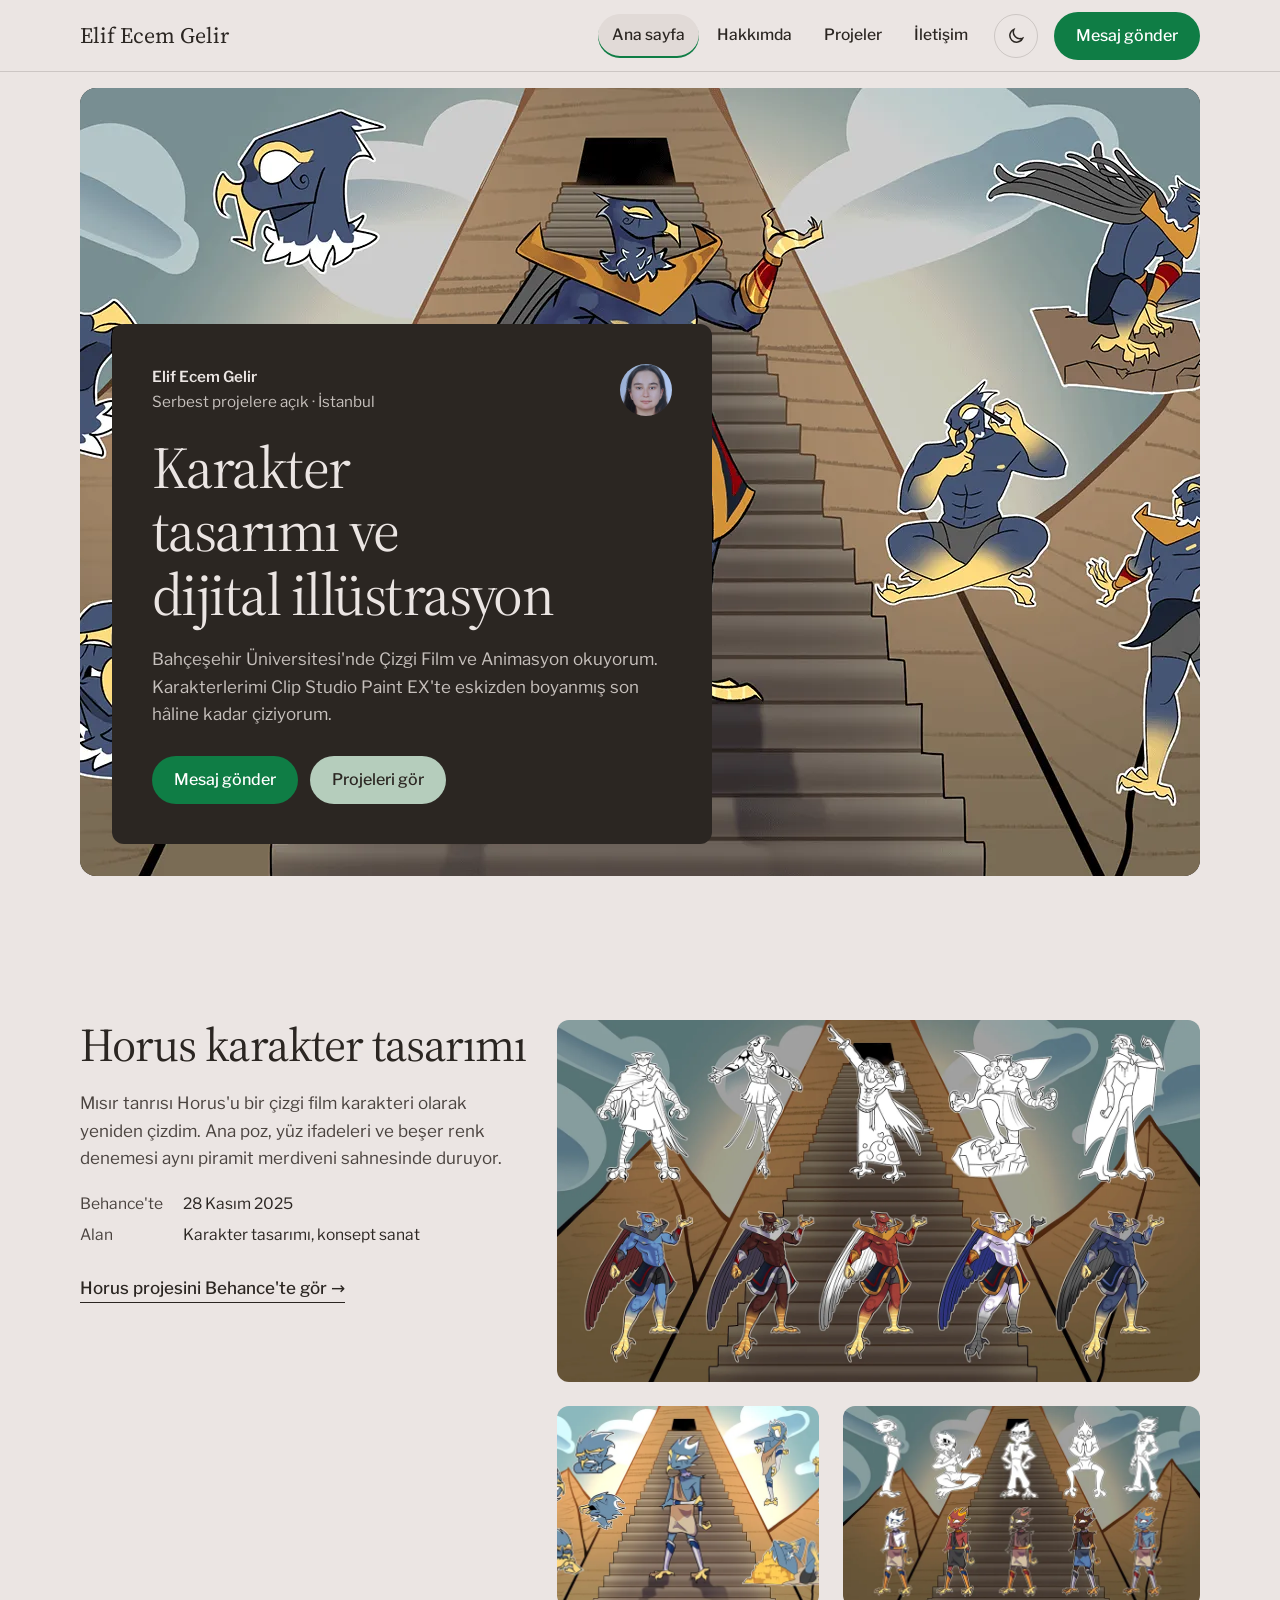
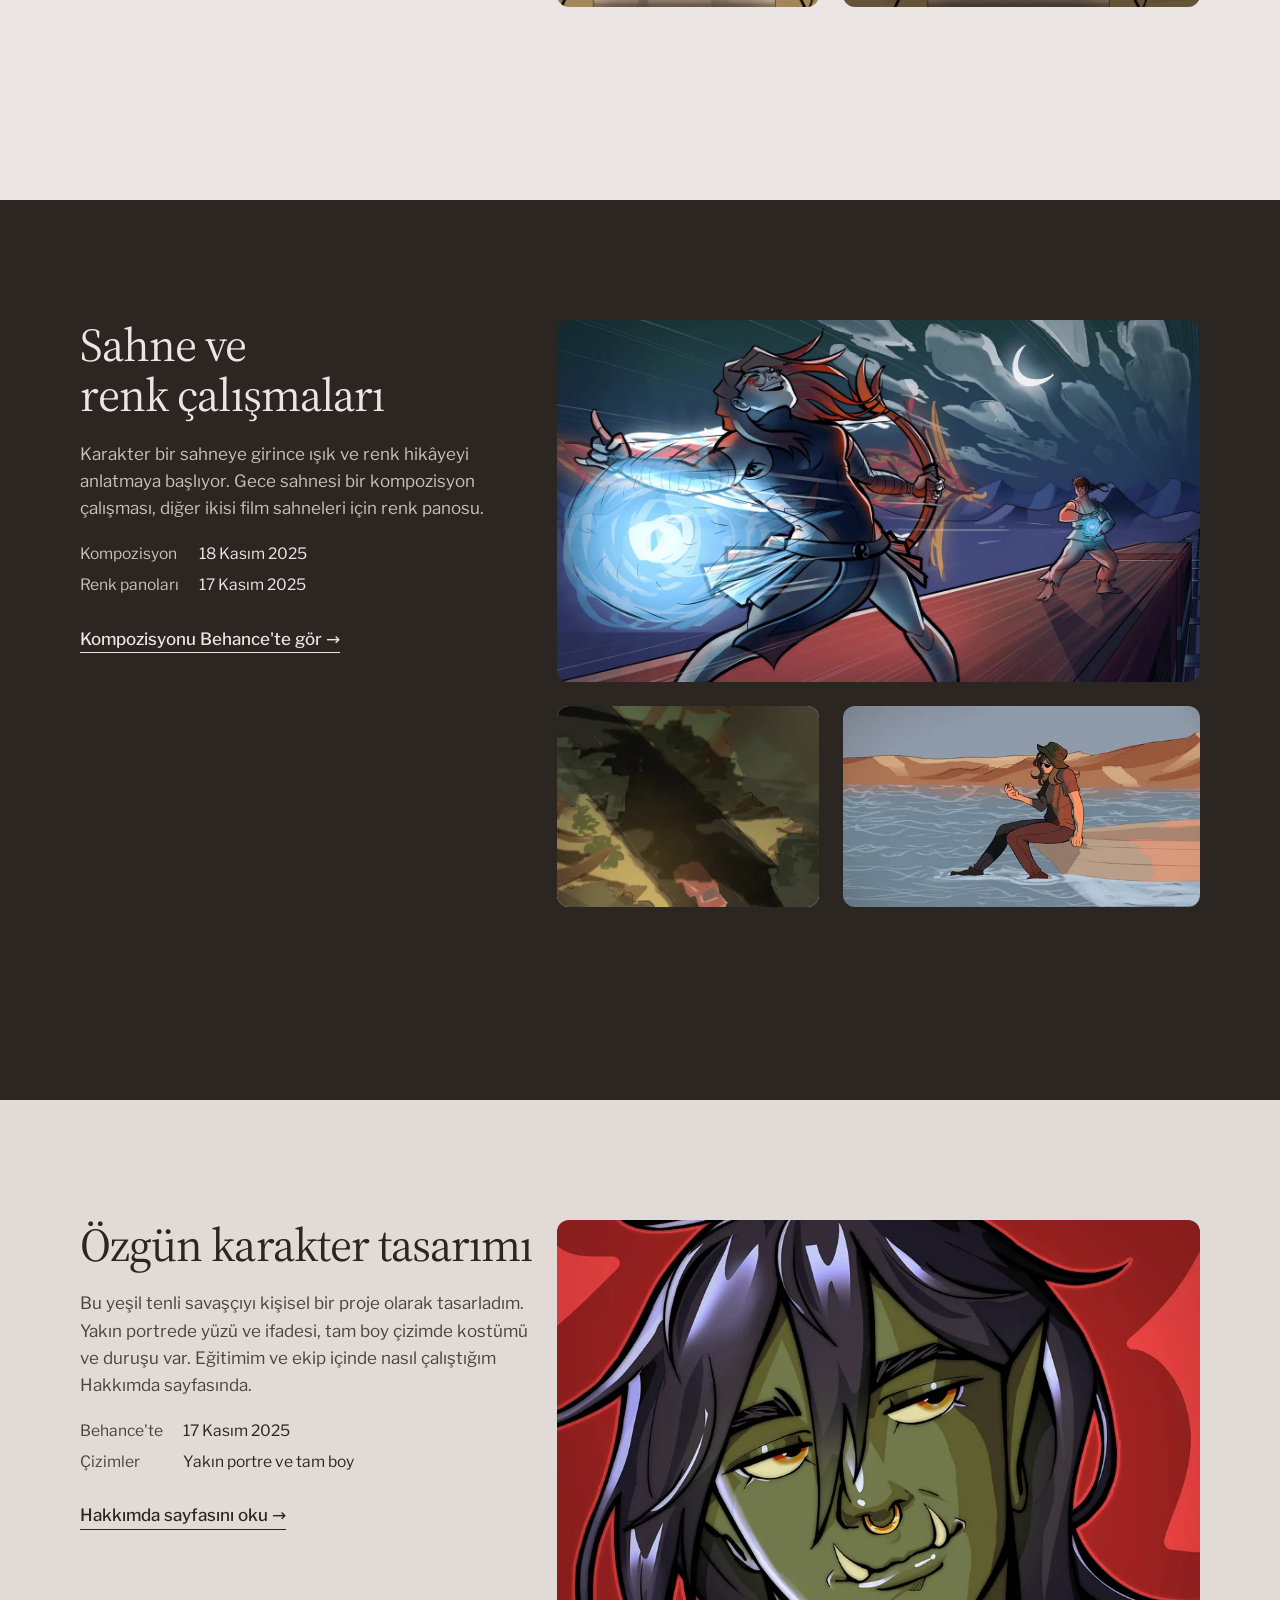
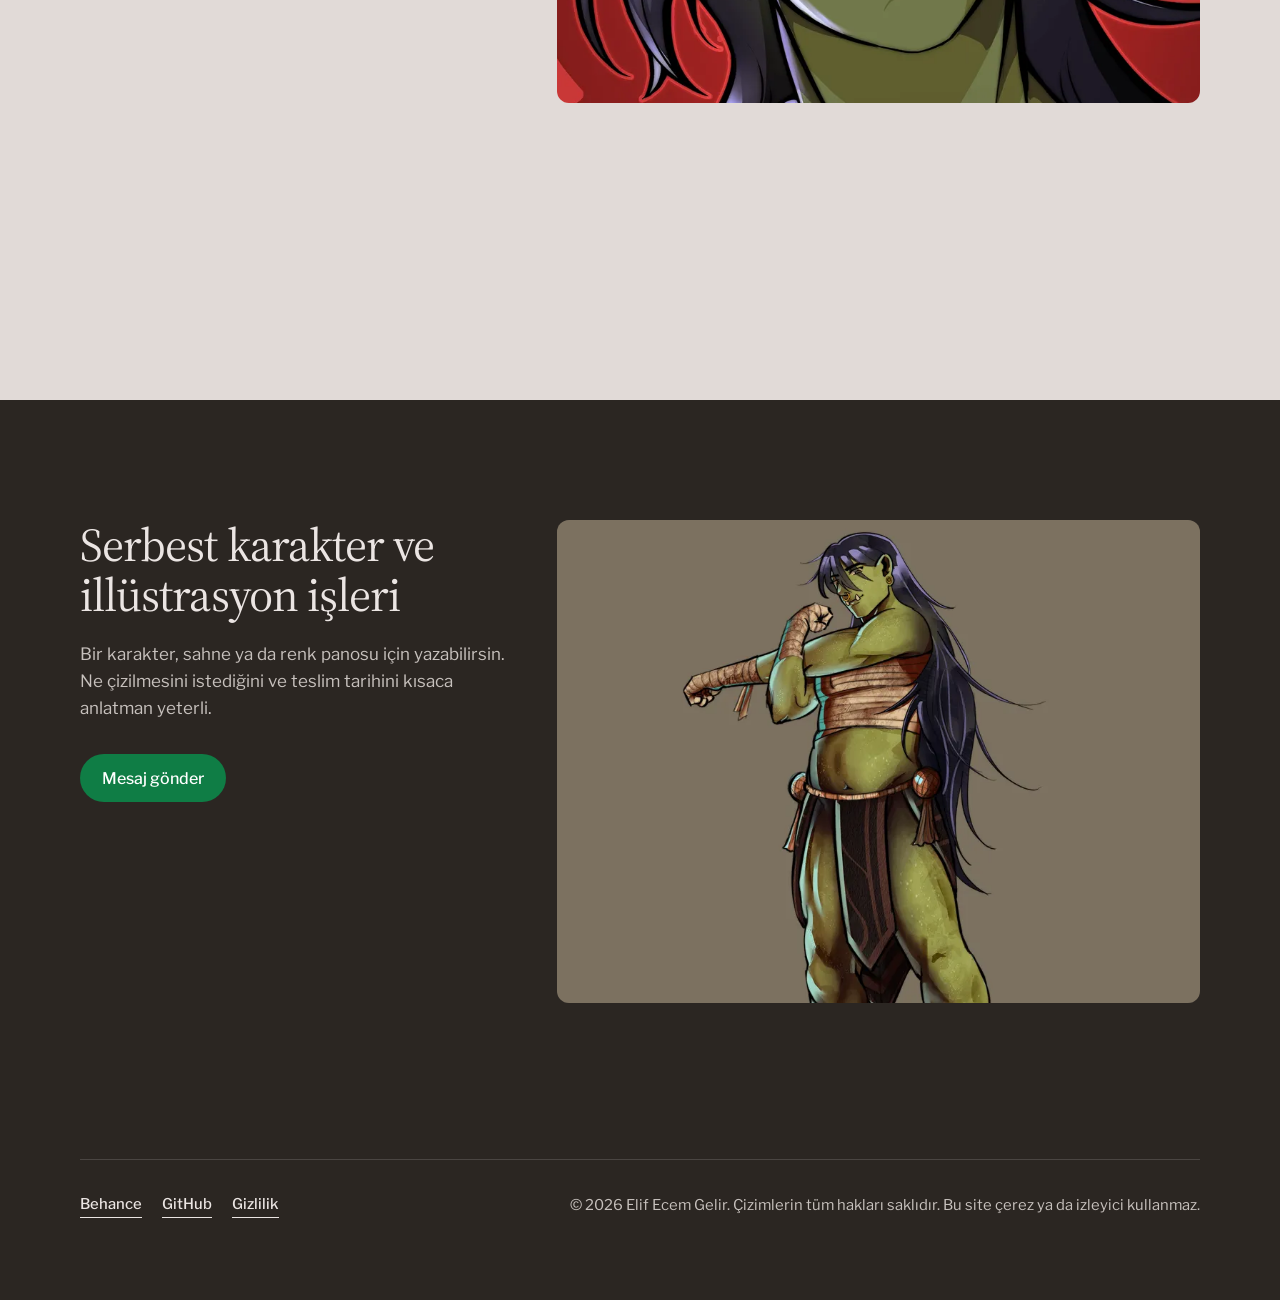
<file: index.html>
<!doctype html>
<html lang="tr" data-type="service">
<head>
  <meta charset="utf-8">
  <meta name="viewport" content="width=device-width, initial-scale=1">
  <title>Elif Ecem Gelir · Karakter tasarımı ve illüstrasyon</title>
  <meta name="description" content="Bahçeşehir Üniversitesi Çizgi Film ve Animasyon öğrencisi Elif Ecem Gelir'in karakter tasarımı, sahne ve renk çalışmaları.">
  <meta name="page-type" content="service">
  <meta name="site-kind" content="other">
  <meta name="theme-color" content="#ebe5e3">
  <meta property="og:title" content="Elif Ecem Gelir · Karakter tasarımı ve illüstrasyon">
  <meta property="og:description" content="Karakter tasarımı, sahne ve renk çalışmaları. Bahçeşehir Üniversitesi, Çizgi Film ve Animasyon.">
  <meta property="og:image" content="https://jammie-png.github.io/WebPortfolio/img/share.jpg">
  <meta property="og:url" content="https://jammie-png.github.io/WebPortfolio/">
  <meta name="twitter:card" content="summary_large_image">
  <link rel="canonical" href="https://jammie-png.github.io/WebPortfolio/">
  <meta property="og:type" content="website">
  <link rel="icon" href="favicon.svg" type="image/svg+xml">
  <link rel="preload" href="fonts/source-serif-4-latin.woff2" as="font" type="font/woff2" crossorigin>
  <link rel="stylesheet" href="style.css">
  <script>document.documentElement.classList.add("m-enter")</script>
  <script src="script.js" defer></script>
</head>
<body>
  <header class="site-header nav">
    <a class="skip-link" href="#icerik">İçeriğe atla</a>
    <div class="wrap">
      <a class="wordmark" href="index.html">Elif Ecem Gelir</a>
      <nav id="site-nav" class="site-nav" aria-label="Ana menü">
        <ul class="nav-list">
          <li><a href="index.html" aria-current="page">Ana sayfa</a></li>
          <li><a href="hakkimda.html">Hakkımda</a></li>
          <li><a href="projeler.html">Projeler</a></li>
          <li><a href="iletisim.html">İletişim</a></li>
        </ul>
        <button class="icon-btn theme-toggle" type="button" aria-pressed="false" aria-label="Koyu temaya geç">
          <svg class="icon-moon" viewBox="0 0 24 24" fill="none" stroke="currentColor" stroke-width="1.8" aria-hidden="true"><path d="M20 14.5A8 8 0 0 1 9.5 4a8 8 0 1 0 10.5 10.5Z"/></svg>
          <svg class="icon-sun" viewBox="0 0 24 24" fill="none" stroke="currentColor" stroke-width="1.8" aria-hidden="true"><circle cx="12" cy="12" r="4"/><path d="M12 2v2M12 20v2M4.9 4.9l1.4 1.4M17.7 17.7l1.4 1.4M2 12h2M20 12h2M4.9 19.1l1.4-1.4M17.7 6.3l1.4-1.4"/></svg>
        </button>
      </nav>
      <a class="btn btn--primary header-cta" href="iletisim.html">Mesaj gönder</a>
      <button class="icon-btn menu-toggle" type="button" aria-expanded="false" aria-controls="site-nav" aria-label="Menüyü aç">
        <svg viewBox="0 0 24 24" fill="none" stroke="currentColor" stroke-width="1.8" aria-hidden="true"><path d="M4 7h16M4 12h16M4 17h16"/></svg>
      </button>
    </div>
  </header>

  <main id="icerik">
    <section class="hero" data-enter aria-labelledby="giris-baslik">
      <div class="wrap">
        <div class="hero__frame hero-text">
          <img src="img/horus-1.webp" srcset="img/horus-1.webp 1400w, img/horus-1-2400.webp 2400w" sizes="100vw" width="1400" height="788"
               alt="Horus karakter sayfası: piramit merdiveninde duran şahin başlı tanrı Horus'un ana pozu, çevresinde yüz ifadesi ve hareket çizimleri">
          <div class="hero__box">
            <div class="hero__who">
              <p><strong>Elif Ecem Gelir</strong> Serbest projelere açık · İstanbul</p>
              <img src="img/avatar.webp" width="276" height="276" alt="Elif Ecem Gelir'in portre fotoğrafı">
            </div>
            <h1 id="giris-baslik">Karakter tasarımı ve dijital illüstrasyon</h1>
            <p class="hero__lead">Bahçeşehir Üniversitesi'nde Çizgi Film ve Animasyon okuyorum. Karakterlerimi Clip Studio Paint EX'te eskizden boyanmış son hâline kadar çiziyorum.</p>
            <div class="btn-row">
              <a class="btn btn--primary" href="iletisim.html">Mesaj gönder</a>
              <a class="btn btn--tonal" href="projeler.html">Projeleri gör</a>
            </div>
          </div>
        </div>
      </div>
    </section>

    <section class="section screen" id="horus" aria-labelledby="horus-baslik">
      <div class="wrap grid">
        <div class="span-5 stack">
          <h2 id="horus-baslik">Horus karakter tasarımı</h2>
          <p class="section__lead">Mısır tanrısı Horus'u bir çizgi film karakteri olarak yeniden çizdim. Ana poz, yüz ifadeleri ve beşer renk denemesi aynı piramit merdiveni sahnesinde duruyor.</p>
          <dl class="facts">
            <dt>Behance'te</dt><dd>28 Kasım 2025</dd>
            <dt>Alan</dt><dd>Karakter tasarımı, konsept sanat</dd>
          </dl>
          <a class="link link--arrow" href="https://www.behance.net/gallery/239429657/Horus-Character-Design">Horus projesini Behance'te gör</a>
        </div>
        <div class="span-7 media">
          <a class="art art--wide" href="https://www.behance.net/gallery/239429657/Horus-Character-Design" aria-label="Horus renk denemeleri, Behance'te aç">
            <img src="img/horus-2.webp" width="1400" height="788" loading="lazy"
                 alt="Horus'un beş renk ve kostüm denemesi: üst sırada çizgi hâlleri, alt sırada boyanmış hâlleri">
          </a>
          <figure class="art art--wide">
            <img src="img/horus-3-720.webp" width="720" height="406" loading="lazy"
                 alt="Projedeki ikinci karakter: mavi tüylü, sivri tepeli genç bir kuş figürünün ana pozu ve yüz ifadeleri">
          </figure>
          <figure class="art art--wide">
            <img src="img/horus-4-720.webp" width="720" height="406" loading="lazy"
                 alt="İkinci karakterin beş renk denemesi: üst sırada çizgi hâlleri, alt sırada boyanmış hâlleri">
          </figure>
        </div>
      </div>
    </section>

    <section class="section section--dark screen" id="sahneler" aria-labelledby="sahneler-baslik">
      <div class="wrap grid">
        <div class="span-5 stack">
          <h2 id="sahneler-baslik">Sahne ve renk çalışmaları</h2>
          <p class="section__lead">Karakter bir sahneye girince ışık ve renk hikâyeyi anlatmaya başlıyor. Gece sahnesi bir kompozisyon çalışması, diğer ikisi film sahneleri için renk panosu.</p>
          <dl class="facts">
            <dt>Kompozisyon</dt><dd>18 Kasım 2025</dd>
            <dt>Renk panoları</dt><dd>17 Kasım 2025</dd>
          </dl>
          <a class="link link--arrow" href="https://www.behance.net/gallery/238829407/Composition">Kompozisyonu Behance'te gör</a>
        </div>
        <div class="span-7 media">
          <figure class="art art--wide" data-develop>
            <img src="img/composition.webp" width="1400" height="788" loading="lazy"
                 alt="Gece, hilal altında bir çatıda geçen dövüş sahnesi: önde mavi enerji topu fırlatan kızıl saçlı bir karakter, arkada ona karşı duran bir dövüşçü">
          </figure>
          <figure class="art art--wide">
            <img src="img/moodboard-1-720.webp" width="720" height="406" loading="lazy"
                 alt="Renk panosu: yukarıdan bakılan bir orman yolu ve yolda küçük kırmızı bir araba, yeşil ve toprak tonlarında">
          </figure>
          <figure class="art art--wide">
            <img src="img/moodboard-2-720.webp" width="720" height="306" loading="lazy"
                 alt="Renk panosu: çöl kıyısındaki bir gölde kayaya oturmuş şapkalı bir kız, turuncu kum ve mavi su tonlarında">
          </figure>
        </div>
      </div>
    </section>

    <section class="section section--surface screen" id="karakter" aria-labelledby="karakter-baslik">
      <div class="wrap grid">
        <div class="span-5 stack">
          <h2 id="karakter-baslik">Özgün karakter tasarımı</h2>
          <p class="section__lead">Bu yeşil tenli savaşçıyı kişisel bir proje olarak tasarladım. Yakın portrede yüzü ve ifadesi, tam boy çizimde kostümü ve duruşu var. Eğitimim ve ekip içinde nasıl çalıştığım Hakkımda sayfasında.</p>
          <dl class="facts">
            <dt>Behance'te</dt><dd>17 Kasım 2025</dd>
            <dt>Çizimler</dt><dd>Yakın portre ve tam boy</dd>
          </dl>
          <a class="link link--arrow" href="hakkimda.html">Hakkımda sayfasını oku</a>
        </div>
        <figure class="art art--photo span-7">
          <img src="img/oc-portre.webp" width="900" height="900" loading="lazy"
               alt="Özgün karakter: uzun siyah saçlı, burun halkalı, alt dişleri dışarıda yeşil tenli bir kadın savaşçının kırmızı zemin üzerinde yakın portresi">
        </figure>
      </div>
    </section>
  </main>

  <footer class="site-footer closing">
    <div class="wrap">
      <div class="close">
        <div class="close__text">
          <h2>Serbest karakter ve illüstrasyon işleri</h2>
          <p>Bir karakter, sahne ya da renk panosu için yazabilirsin. Ne çizilmesini istediğini ve teslim tarihini kısaca anlatman yeterli.</p>
          <a class="btn btn--primary" href="iletisim.html">Mesaj gönder</a>
        </div>
        <figure class="art art--photo">
          <img src="img/oc-boy.webp" width="900" height="1080" loading="lazy"
               alt="Özgün karakterin tam boy çizimi: sargılı kollar, deri etek ve sandaletlerle ayakta duran yeşil tenli savaşçı">
        </figure>
      </div>
      <div class="footer-bottom">
        <ul class="footer-links">
          <li><a class="link" href="https://www.behance.net/ecemgelir">Behance</a></li>
          <li><a class="link" href="https://github.com/jammie-png">GitHub</a></li>
          <li><a class="link" href="iletisim.html#gizlilik">Gizlilik</a></li>
        </ul>
        <p>© <span data-yil>2026</span> Elif Ecem Gelir. Çizimlerin tüm hakları saklıdır. Bu site çerez ya da izleyici kullanmaz.</p>
      </div>
    </div>
  </footer>
</body>
</html>
</file>
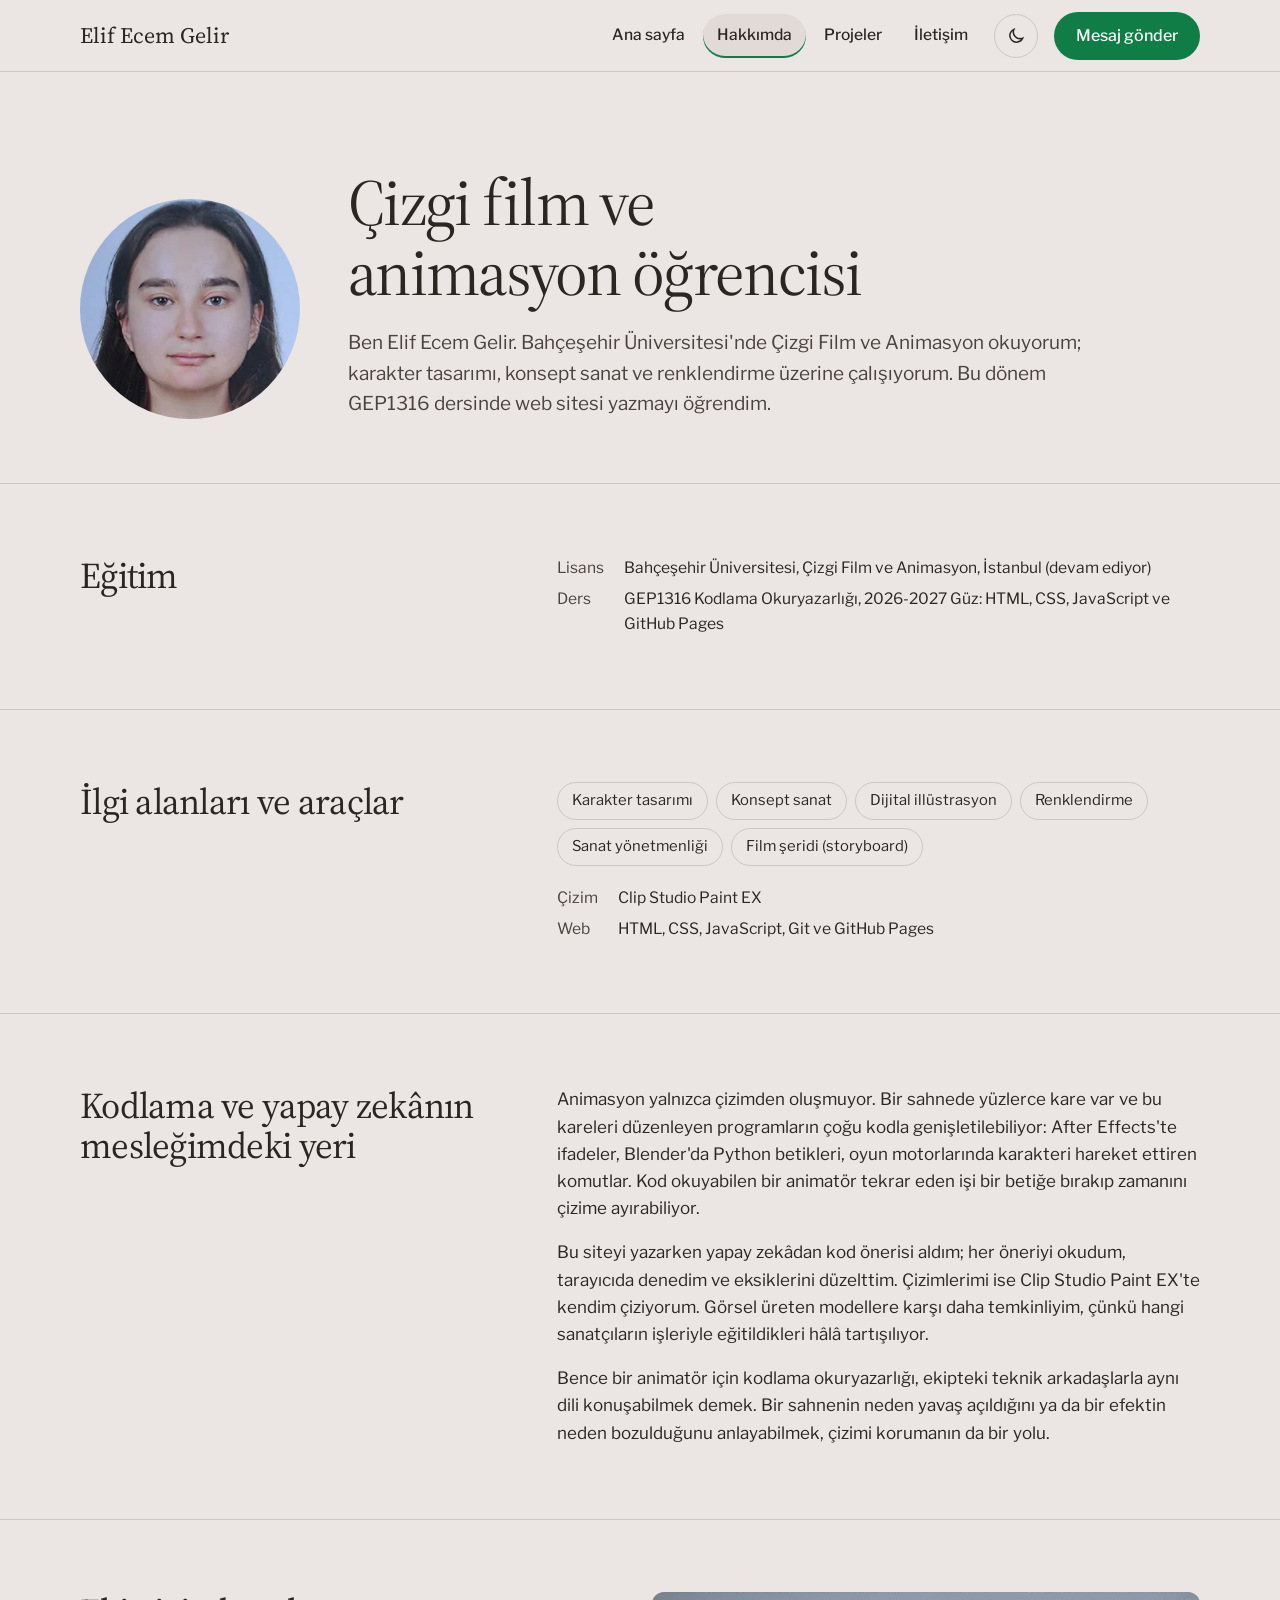
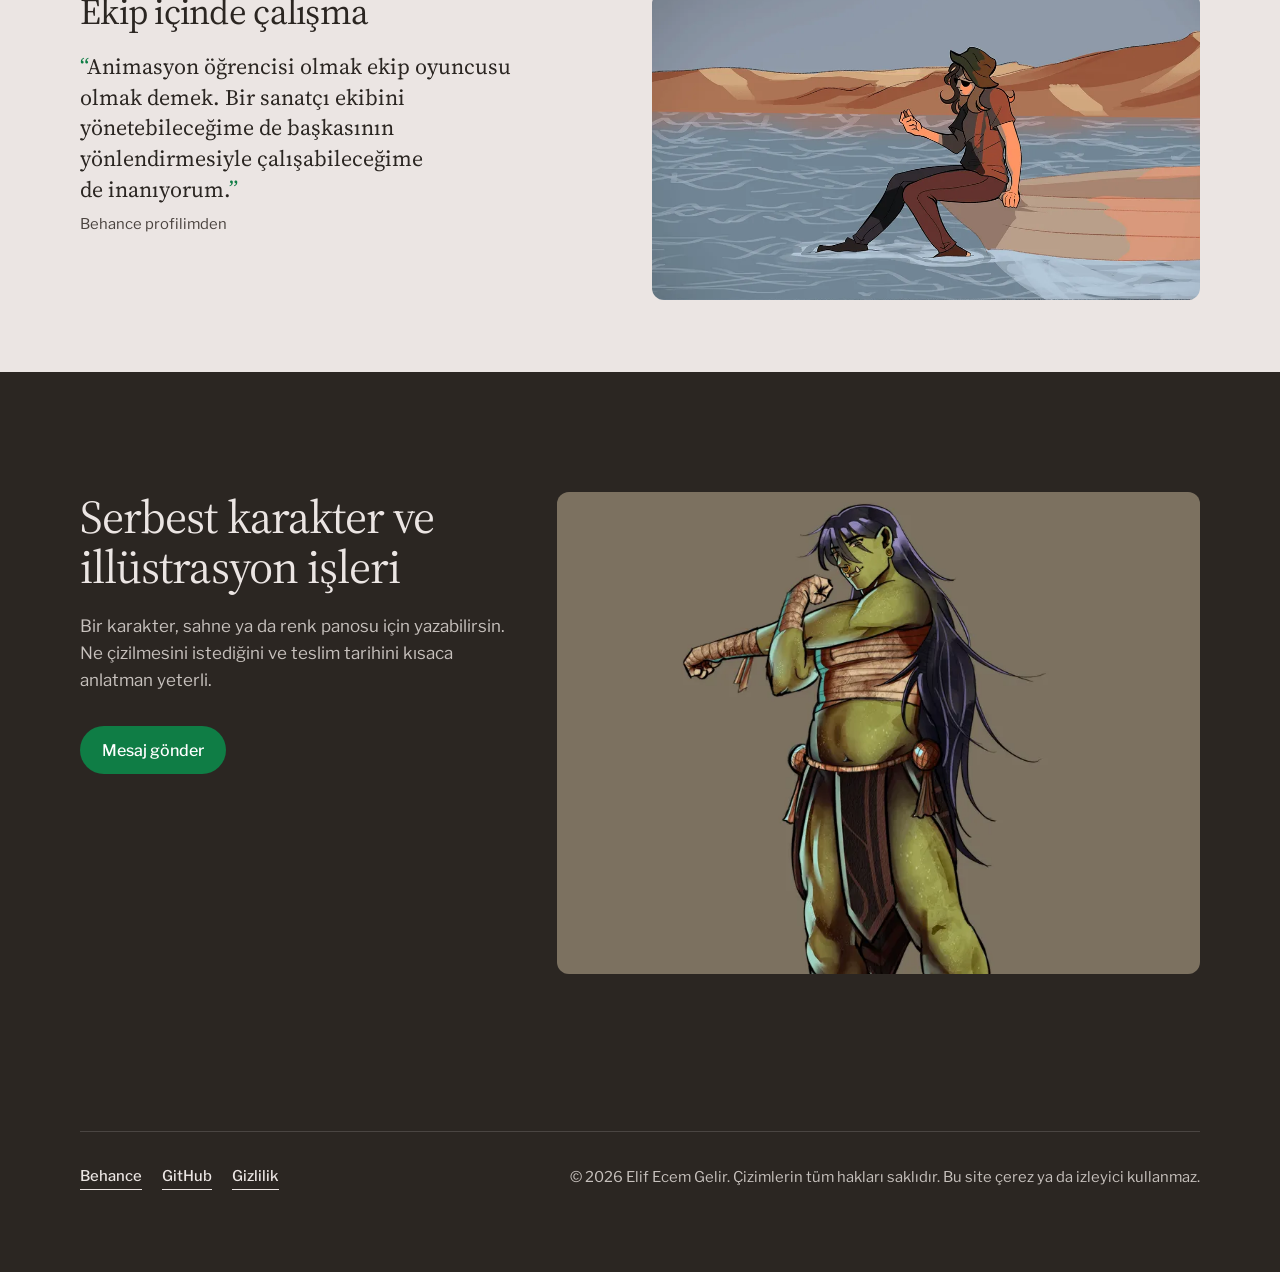
<file: hakkimda.html>
<!doctype html>
<html lang="tr" data-type="service">
<head>
  <meta charset="utf-8">
  <meta name="viewport" content="width=device-width, initial-scale=1">
  <title>Hakkımda · Elif Ecem Gelir</title>
  <meta name="description" content="Elif Ecem Gelir: Bahçeşehir Üniversitesi Çizgi Film ve Animasyon öğrencisi. Eğitim, ilgi alanları ve kodlamanın animasyondaki yeri.">
  <meta name="page-type" content="service">
  <meta name="site-kind" content="other">
  <meta name="theme-color" content="#ebe5e3">
  <meta property="og:title" content="Hakkımda · Elif Ecem Gelir">
  <meta property="og:description" content="Eğitim, ilgi alanları ve kodlamanın animasyondaki yeri.">
  <meta property="og:image" content="https://jammie-png.github.io/WebPortfolio/img/share.jpg">
  <meta property="og:url" content="https://jammie-png.github.io/WebPortfolio/hakkimda.html">
  <meta name="twitter:card" content="summary_large_image">
  <link rel="canonical" href="https://jammie-png.github.io/WebPortfolio/hakkimda.html">
  <meta property="og:type" content="website">
  <link rel="icon" href="favicon.svg" type="image/svg+xml">
  <link rel="stylesheet" href="style.css">
  <script src="script.js" defer></script>
</head>
<body>
  <header class="site-header nav">
    <a class="skip-link" href="#icerik">İçeriğe atla</a>
    <div class="wrap">
      <a class="wordmark" href="index.html">Elif Ecem Gelir</a>
      <nav id="site-nav" class="site-nav" aria-label="Ana menü">
        <ul class="nav-list">
          <li><a href="index.html">Ana sayfa</a></li>
          <li><a href="hakkimda.html" aria-current="page">Hakkımda</a></li>
          <li><a href="projeler.html">Projeler</a></li>
          <li><a href="iletisim.html">İletişim</a></li>
        </ul>
        <button class="icon-btn theme-toggle" type="button" aria-pressed="false" aria-label="Koyu temaya geç">
          <svg class="icon-moon" viewBox="0 0 24 24" fill="none" stroke="currentColor" stroke-width="1.8" aria-hidden="true"><path d="M20 14.5A8 8 0 0 1 9.5 4a8 8 0 1 0 10.5 10.5Z"/></svg>
          <svg class="icon-sun" viewBox="0 0 24 24" fill="none" stroke="currentColor" stroke-width="1.8" aria-hidden="true"><circle cx="12" cy="12" r="4"/><path d="M12 2v2M12 20v2M4.9 4.9l1.4 1.4M17.7 17.7l1.4 1.4M2 12h2M20 12h2M4.9 19.1l1.4-1.4M17.7 6.3l1.4-1.4"/></svg>
        </button>
      </nav>
      <a class="btn btn--primary header-cta" href="iletisim.html">Mesaj gönder</a>
      <button class="icon-btn menu-toggle" type="button" aria-expanded="false" aria-controls="site-nav" aria-label="Menüyü aç">
        <svg viewBox="0 0 24 24" fill="none" stroke="currentColor" stroke-width="1.8" aria-hidden="true"><path d="M4 7h16M4 12h16M4 17h16"/></svg>
      </button>
    </div>
  </header>

  <main id="icerik">
    <section class="page-head page-head--split" aria-labelledby="sayfa-baslik">
      <div class="wrap">
        <img class="portrait" src="img/avatar.webp" width="276" height="276" alt="Elif Ecem Gelir'in portre fotoğrafı">
        <div>
          <h1 id="sayfa-baslik">Çizgi film ve animasyon öğrencisi</h1>
          <p class="lead">Ben Elif Ecem Gelir. Bahçeşehir Üniversitesi'nde Çizgi Film ve Animasyon okuyorum; karakter tasarımı, konsept sanat ve renklendirme üzerine çalışıyorum. Bu dönem GEP1316 dersinde web sitesi yazmayı öğrendim.</p>
        </div>
      </div>
    </section>

    <section class="about-row" aria-labelledby="egitim-baslik">
      <div class="wrap grid">
        <h2 class="span-5" id="egitim-baslik">Eğitim</h2>
        <dl class="facts span-7">
          <dt>Lisans</dt>
          <dd>Bahçeşehir Üniversitesi, Çizgi Film ve Animasyon, İstanbul (devam ediyor)</dd>
          <dt>Ders</dt>
          <dd>GEP1316 Kodlama Okuryazarlığı, 2026-2027 Güz: HTML, CSS, JavaScript ve GitHub Pages</dd>
        </dl>
      </div>
    </section>

    <section class="about-row" aria-labelledby="ilgi-baslik">
      <div class="wrap grid">
        <h2 class="span-5" id="ilgi-baslik">İlgi alanları ve araçlar</h2>
        <div class="span-7 stack">
          <ul class="tags" aria-label="İlgi alanlarım">
            <li>Karakter tasarımı</li>
            <li>Konsept sanat</li>
            <li>Dijital illüstrasyon</li>
            <li>Renklendirme</li>
            <li>Sanat yönetmenliği</li>
            <li>Film şeridi (storyboard)</li>
          </ul>
          <dl class="facts">
            <dt>Çizim</dt><dd>Clip Studio Paint EX</dd>
            <dt>Web</dt><dd>HTML, CSS, JavaScript, Git ve GitHub Pages</dd>
          </dl>
        </div>
      </div>
    </section>

    <section class="about-row" id="kodlama-yz" aria-labelledby="kodlama-baslik">
      <div class="wrap grid">
        <h2 class="span-5" id="kodlama-baslik">Kodlama ve yapay zekânın mesleğimdeki yeri</h2>
        <div class="span-7 prose">
          <p>Animasyon yalnızca çizimden oluşmuyor. Bir sahnede yüzlerce kare var ve bu kareleri düzenleyen programların çoğu kodla genişletilebiliyor: After Effects'te ifadeler, Blender'da Python betikleri, oyun motorlarında karakteri hareket ettiren komutlar. Kod okuyabilen bir animatör tekrar eden işi bir betiğe bırakıp zamanını çizime ayırabiliyor.</p>
          <p>Bu siteyi yazarken yapay zekâdan kod önerisi aldım; her öneriyi okudum, tarayıcıda denedim ve eksiklerini düzelttim. Çizimlerimi ise Clip Studio Paint EX'te kendim çiziyorum. Görsel üreten modellere karşı daha temkinliyim, çünkü hangi sanatçıların işleriyle eğitildikleri hâlâ tartışılıyor.</p>
          <p>Bence bir animatör için kodlama okuryazarlığı, ekipteki teknik arkadaşlarla aynı dili konuşabilmek demek. Bir sahnenin neden yavaş açıldığını ya da bir efektin neden bozulduğunu anlayabilmek, çizimi korumanın da bir yolu.</p>
        </div>
      </div>
    </section>

    <section class="about-row" aria-labelledby="ekip-baslik">
      <div class="wrap grid">
        <div class="span-5 stack">
          <h2 id="ekip-baslik">Ekip içinde çalışma</h2>
          <blockquote class="quote">
            <p>Animasyon öğrencisi olmak ekip oyuncusu olmak demek. Bir sanatçı ekibini yönetebileceğime de başkasının yönlendirmesiyle çalışabileceğime de inanıyorum.</p>
            <footer>Behance profilimden</footer>
          </blockquote>
        </div>
        <figure class="art art--wide span-6 offset-1">
          <img src="img/moodboard-2.webp" width="1400" height="596" loading="lazy"
               alt="Renk panosu: çöl kıyısındaki bir gölde kayaya oturmuş şapkalı bir kız, turuncu kum ve mavi su tonlarında">
        </figure>
      </div>
    </section>
  </main>

  <footer class="site-footer closing">
    <div class="wrap">
      <div class="close">
        <div class="close__text">
          <h2>Serbest karakter ve illüstrasyon işleri</h2>
          <p>Bir karakter, sahne ya da renk panosu için yazabilirsin. Ne çizilmesini istediğini ve teslim tarihini kısaca anlatman yeterli.</p>
          <a class="btn btn--primary" href="iletisim.html">Mesaj gönder</a>
        </div>
        <figure class="art art--photo">
          <img src="img/oc-boy.webp" width="900" height="1080" loading="lazy"
               alt="Özgün karakterin tam boy çizimi: sargılı kollar, deri etek ve sandaletlerle ayakta duran yeşil tenli savaşçı">
        </figure>
      </div>
      <div class="footer-bottom">
        <ul class="footer-links">
          <li><a class="link" href="https://www.behance.net/ecemgelir">Behance</a></li>
          <li><a class="link" href="https://github.com/jammie-png">GitHub</a></li>
          <li><a class="link" href="iletisim.html#gizlilik">Gizlilik</a></li>
        </ul>
        <p>© <span data-yil>2026</span> Elif Ecem Gelir. Çizimlerin tüm hakları saklıdır. Bu site çerez ya da izleyici kullanmaz.</p>
      </div>
    </div>
  </footer>
</body>
</html>
</file>
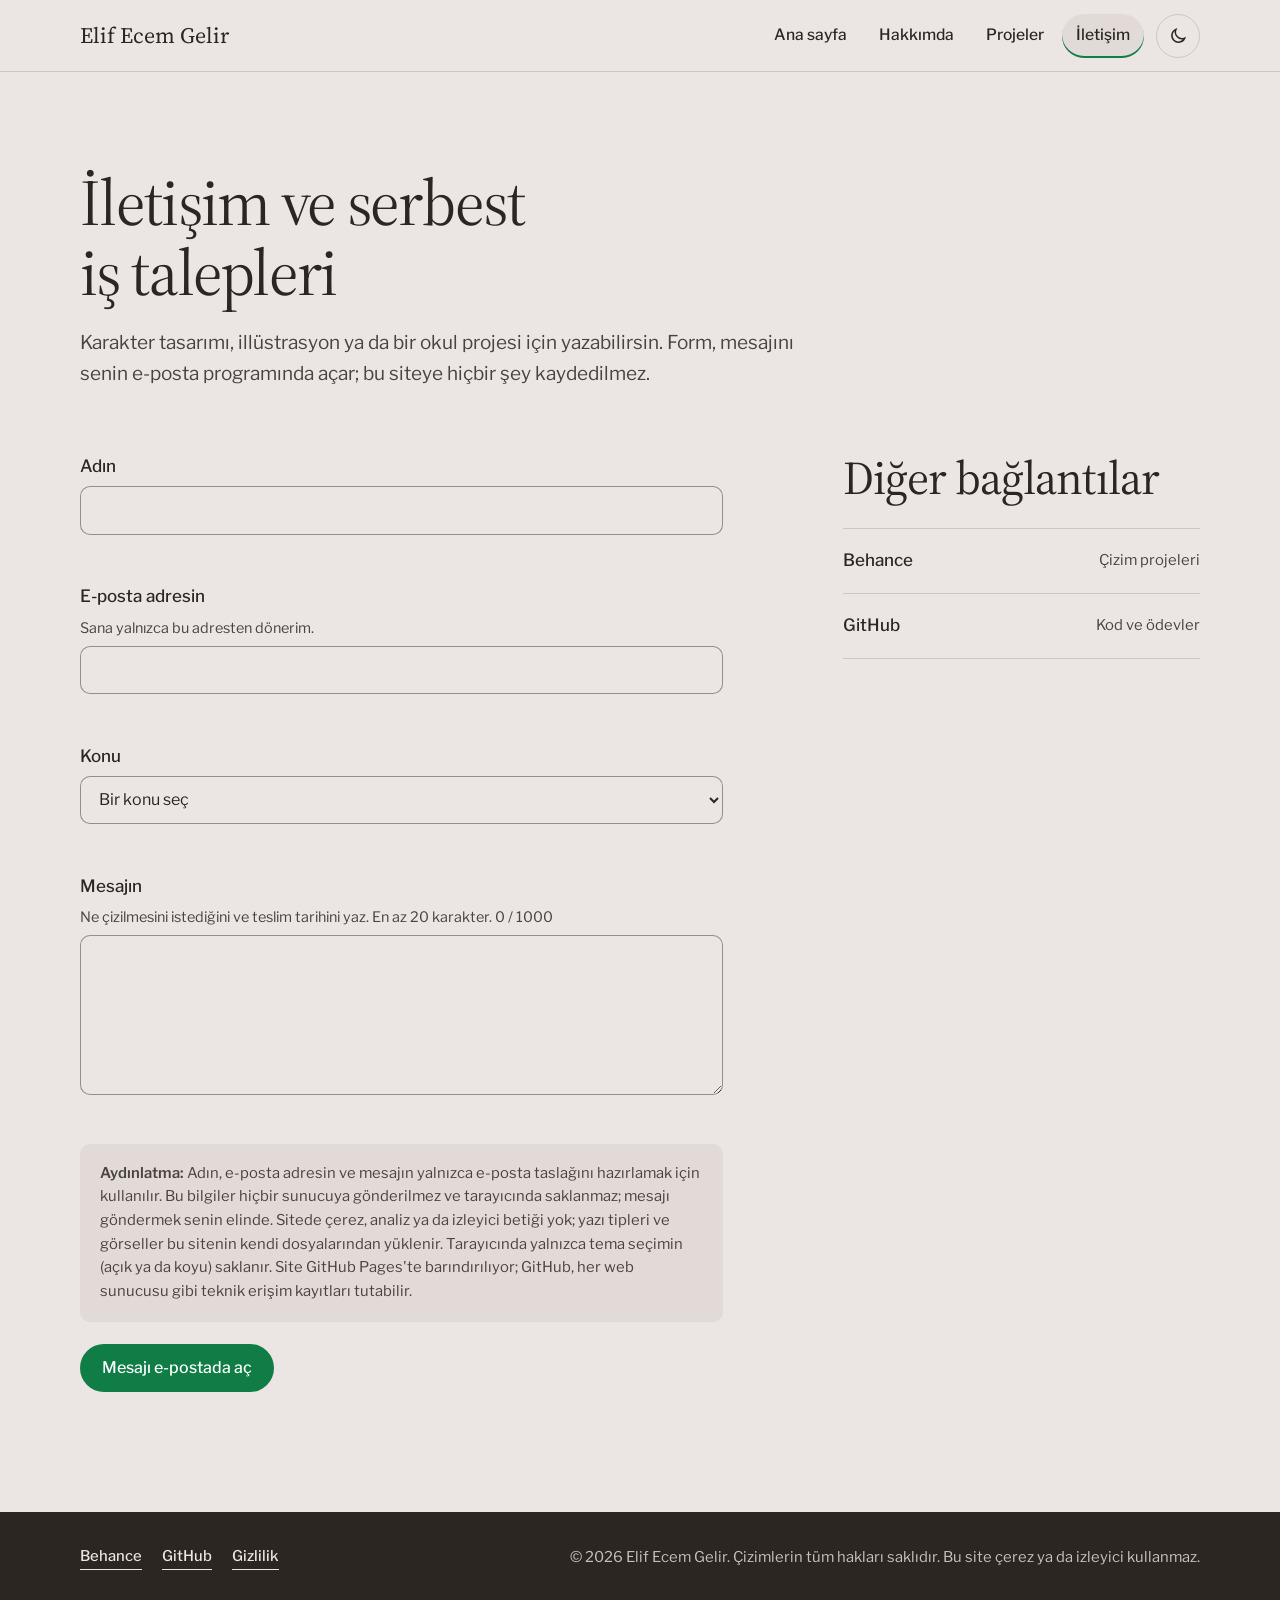
<file: iletisim.html>
<!doctype html>
<html lang="tr" data-type="service">
<head>
  <meta charset="utf-8">
  <meta name="viewport" content="width=device-width, initial-scale=1">
  <title>İletişim · Elif Ecem Gelir</title>
  <meta name="description" content="Karakter tasarımı, illüstrasyon ya da okul projesi için Elif Ecem Gelir'e mesaj gönder.">
  <meta name="page-type" content="service">
  <meta name="site-kind" content="other">
  <meta name="theme-color" content="#ebe5e3">
  <meta property="og:title" content="İletişim · Elif Ecem Gelir">
  <meta property="og:description" content="Karakter tasarımı ve illüstrasyon işleri için mesaj gönder.">
  <meta property="og:image" content="https://jammie-png.github.io/WebPortfolio/img/share.jpg">
  <meta property="og:url" content="https://jammie-png.github.io/WebPortfolio/iletisim.html">
  <meta name="twitter:card" content="summary_large_image">
  <link rel="canonical" href="https://jammie-png.github.io/WebPortfolio/iletisim.html">
  <meta property="og:type" content="website">
  <link rel="icon" href="favicon.svg" type="image/svg+xml">
  <link rel="stylesheet" href="style.css">
  <script src="script.js" defer></script>
</head>
<body>
  <header class="site-header nav">
    <a class="skip-link" href="#icerik">İçeriğe atla</a>
    <div class="wrap">
      <a class="wordmark" href="index.html">Elif Ecem Gelir</a>
      <nav id="site-nav" class="site-nav" aria-label="Ana menü">
        <ul class="nav-list">
          <li><a href="index.html">Ana sayfa</a></li>
          <li><a href="hakkimda.html">Hakkımda</a></li>
          <li><a href="projeler.html">Projeler</a></li>
          <li><a href="iletisim.html" aria-current="page">İletişim</a></li>
        </ul>
        <button class="icon-btn theme-toggle" type="button" aria-pressed="false" aria-label="Koyu temaya geç">
          <svg class="icon-moon" viewBox="0 0 24 24" fill="none" stroke="currentColor" stroke-width="1.8" aria-hidden="true"><path d="M20 14.5A8 8 0 0 1 9.5 4a8 8 0 1 0 10.5 10.5Z"/></svg>
          <svg class="icon-sun" viewBox="0 0 24 24" fill="none" stroke="currentColor" stroke-width="1.8" aria-hidden="true"><circle cx="12" cy="12" r="4"/><path d="M12 2v2M12 20v2M4.9 4.9l1.4 1.4M17.7 17.7l1.4 1.4M2 12h2M20 12h2M4.9 19.1l1.4-1.4M17.7 6.3l1.4-1.4"/></svg>
        </button>
      </nav>
      <button class="icon-btn menu-toggle" type="button" aria-expanded="false" aria-controls="site-nav" aria-label="Menüyü aç">
        <svg viewBox="0 0 24 24" fill="none" stroke="currentColor" stroke-width="1.8" aria-hidden="true"><path d="M4 7h16M4 12h16M4 17h16"/></svg>
      </button>
    </div>
  </header>

  <main id="icerik">
    <section class="page-head" aria-labelledby="sayfa-baslik">
      <div class="wrap">
        <h1 id="sayfa-baslik">İletişim ve serbest iş talepleri</h1>
        <p class="lead">Karakter tasarımı, illüstrasyon ya da bir okul projesi için yazabilirsin. Form, mesajını senin e-posta programında açar; bu siteye hiçbir şey kaydedilmez.</p>
      </div>
    </section>

    <div class="wrap contact-grid">
      <section aria-labelledby="form-baslik">
        <h2 class="sr-only" id="form-baslik">Mesaj formu</h2>
        <form class="form" id="iletisim-formu" action="#" method="post">
          <div class="field">
            <label for="ad">Adın</label>
            <input id="ad" name="ad" type="text" autocomplete="name" required minlength="2" maxlength="80"
                   aria-describedby="ad-hata">
            <p class="error" id="ad-hata" aria-live="polite"></p>
          </div>

          <div class="field">
            <label for="eposta">E-posta adresin</label>
            <p class="hint" id="eposta-ipucu">Sana yalnızca bu adresten dönerim.</p>
            <input id="eposta" name="eposta" type="email" autocomplete="email" required maxlength="120"
                   aria-describedby="eposta-ipucu eposta-hata">
            <p class="error" id="eposta-hata" aria-live="polite"></p>
          </div>

          <div class="field">
            <label for="konu">Konu</label>
            <select id="konu" name="konu" required aria-describedby="konu-hata">
              <option value="">Bir konu seç</option>
              <option>Serbest iş teklifi</option>
              <option>Okul ya da ekip projesi</option>
              <option>Diğer</option>
            </select>
            <p class="error" id="konu-hata" aria-live="polite"></p>
          </div>

          <div class="field">
            <label for="mesaj">Mesajın</label>
            <p class="hint" id="mesaj-ipucu">Ne çizilmesini istediğini ve teslim tarihini yaz. En az 20 karakter. <span id="mesaj-sayac">0 / 1000</span></p>
            <textarea id="mesaj" name="mesaj" required minlength="20" maxlength="1000"
                      aria-describedby="mesaj-ipucu mesaj-hata"></textarea>
            <p class="error" id="mesaj-hata" aria-live="polite"></p>
          </div>

          <p class="privacy" id="gizlilik">
            <strong>Aydınlatma:</strong> Adın, e-posta adresin ve mesajın yalnızca e-posta taslağını hazırlamak için kullanılır.
            Bu bilgiler hiçbir sunucuya gönderilmez ve tarayıcında saklanmaz; mesajı göndermek senin elinde.
            Sitede çerez, analiz ya da izleyici betiği yok; yazı tipleri ve görseller bu sitenin kendi dosyalarından yüklenir.
            Tarayıcında yalnızca tema seçimin (açık ya da koyu) saklanır.
            Site GitHub Pages'te barındırılıyor; GitHub, her web sunucusu gibi teknik erişim kayıtları tutabilir.
          </p>

          <div><button class="btn btn--primary" type="submit">Mesajı e-postada aç</button></div>

          <p class="form-status" id="form-durum" role="status" tabindex="-1" hidden></p>
        </form>
      </section>

      <aside aria-labelledby="baglanti-baslik">
        <h2 id="baglanti-baslik">Diğer bağlantılar</h2>
        <ul class="link-list">
          <li><a href="https://www.behance.net/ecemgelir">Behance <span>Çizim projeleri</span></a></li>
          <li><a href="https://github.com/jammie-png">GitHub <span>Kod ve ödevler</span></a></li>
        </ul>
      </aside>
    </div>
  </main>

  <footer class="site-footer site-footer--plain">
    <div class="wrap">
      <div class="footer-bottom">
        <ul class="footer-links">
          <li><a class="link" href="https://www.behance.net/ecemgelir">Behance</a></li>
          <li><a class="link" href="https://github.com/jammie-png">GitHub</a></li>
          <li><a class="link" href="#gizlilik">Gizlilik</a></li>
        </ul>
        <p>© <span data-yil>2026</span> Elif Ecem Gelir. Çizimlerin tüm hakları saklıdır. Bu site çerez ya da izleyici kullanmaz.</p>
      </div>
    </div>
  </footer>
</body>
</html>
</file>
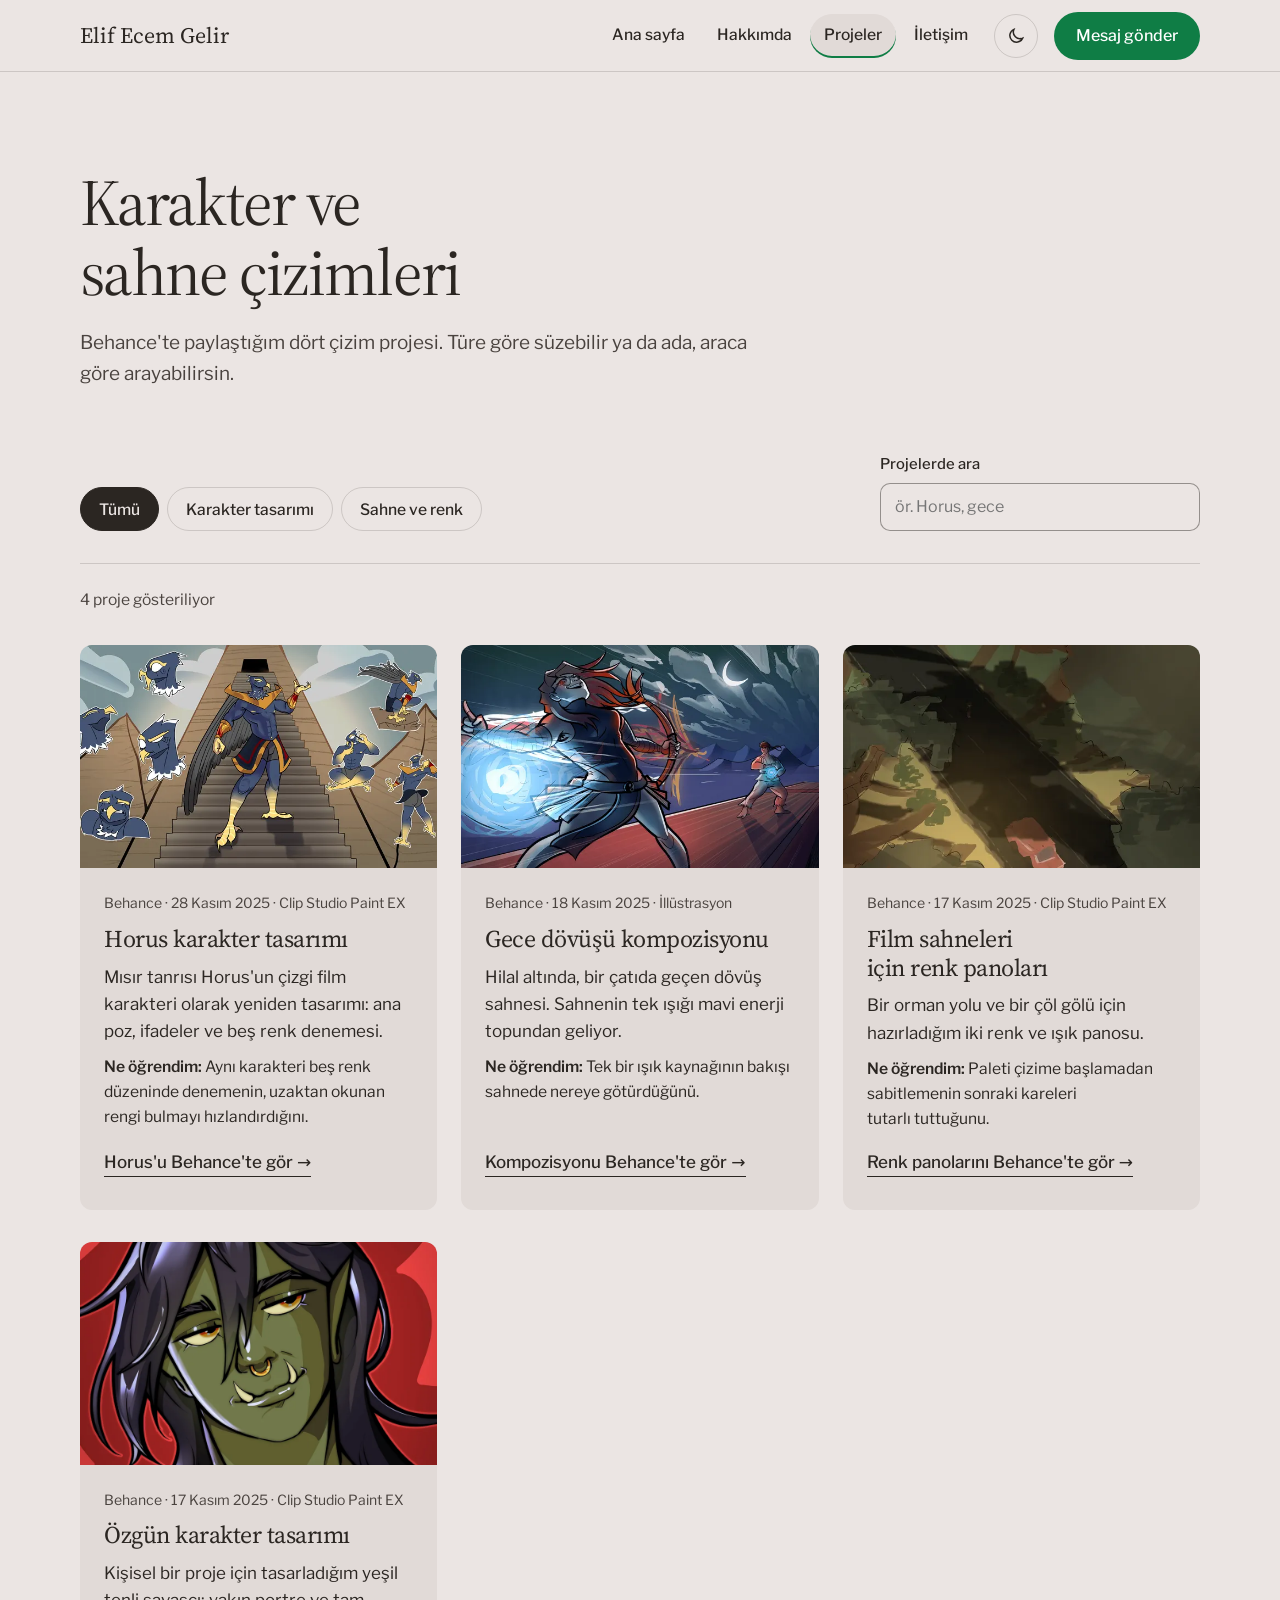
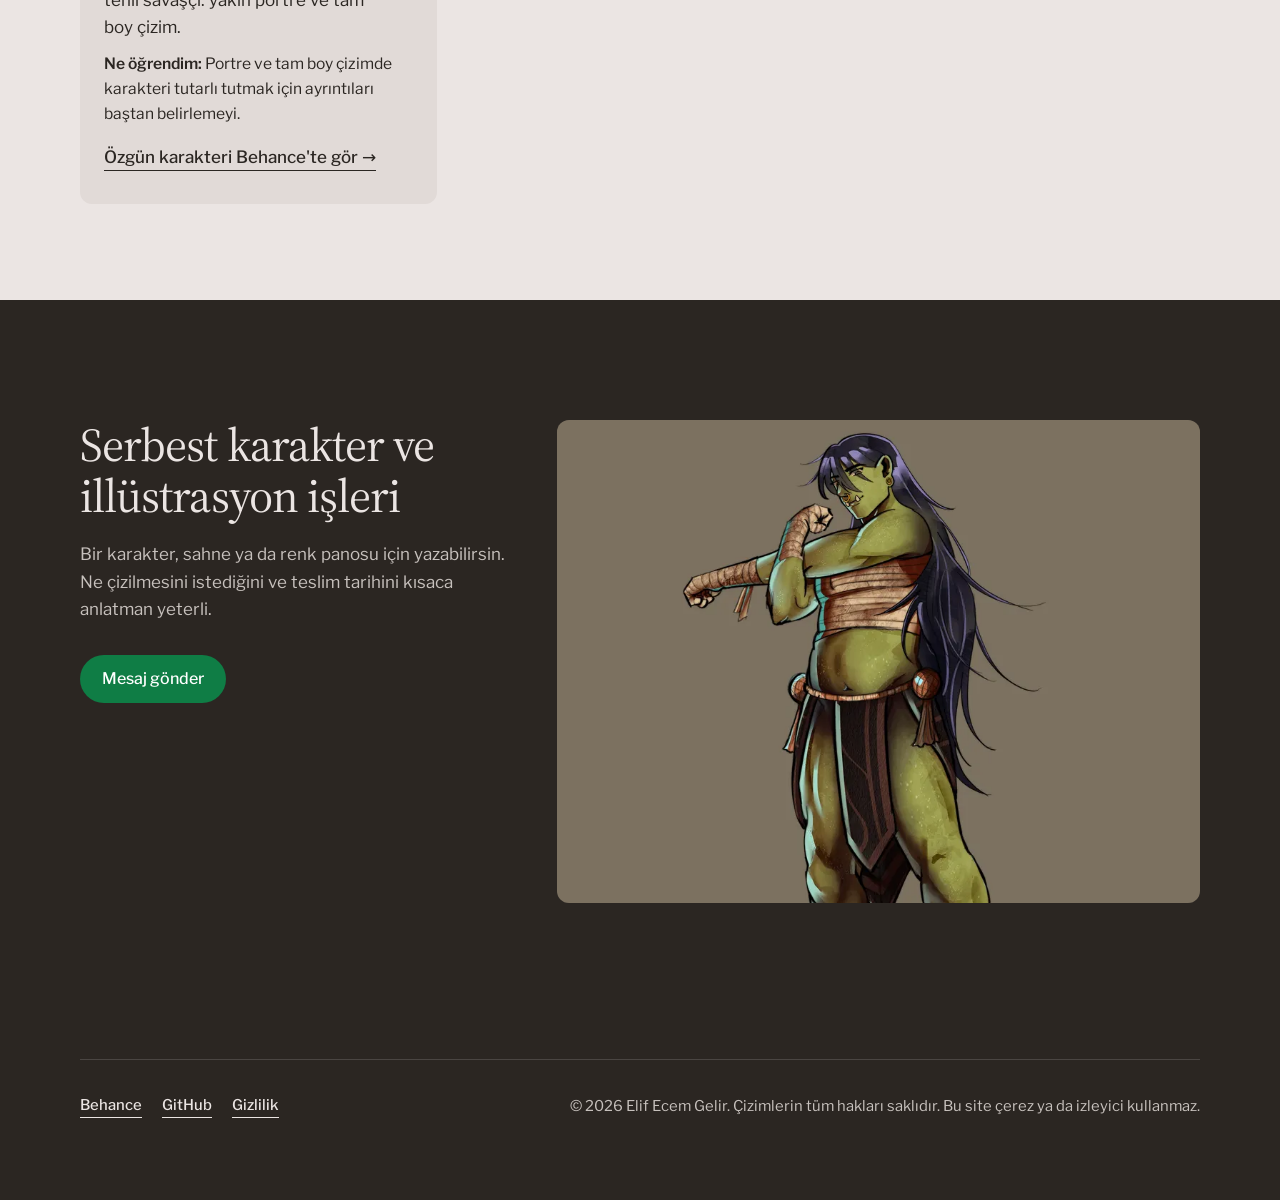
<file: projeler.html>
<!doctype html>
<html lang="tr" data-type="service">
<head>
  <meta charset="utf-8">
  <meta name="viewport" content="width=device-width, initial-scale=1">
  <title>Projeler · Elif Ecem Gelir</title>
  <meta name="description" content="Elif Ecem Gelir'in Behance'teki karakter tasarımı, kompozisyon ve renk panosu çalışmaları.">
  <meta name="page-type" content="service">
  <meta name="site-kind" content="other">
  <meta name="theme-color" content="#ebe5e3">
  <meta property="og:title" content="Projeler · Elif Ecem Gelir">
  <meta property="og:description" content="Karakter tasarımı, kompozisyon ve renk panosu çalışmaları.">
  <meta property="og:image" content="https://jammie-png.github.io/WebPortfolio/img/share.jpg">
  <meta property="og:url" content="https://jammie-png.github.io/WebPortfolio/projeler.html">
  <meta name="twitter:card" content="summary_large_image">
  <link rel="canonical" href="https://jammie-png.github.io/WebPortfolio/projeler.html">
  <meta property="og:type" content="website">
  <link rel="icon" href="favicon.svg" type="image/svg+xml">
  <link rel="stylesheet" href="style.css">
  <script src="script.js" defer></script>
</head>
<body>
  <header class="site-header nav">
    <a class="skip-link" href="#icerik">İçeriğe atla</a>
    <div class="wrap">
      <a class="wordmark" href="index.html">Elif Ecem Gelir</a>
      <nav id="site-nav" class="site-nav" aria-label="Ana menü">
        <ul class="nav-list">
          <li><a href="index.html">Ana sayfa</a></li>
          <li><a href="hakkimda.html">Hakkımda</a></li>
          <li><a href="projeler.html" aria-current="page">Projeler</a></li>
          <li><a href="iletisim.html">İletişim</a></li>
        </ul>
        <button class="icon-btn theme-toggle" type="button" aria-pressed="false" aria-label="Koyu temaya geç">
          <svg class="icon-moon" viewBox="0 0 24 24" fill="none" stroke="currentColor" stroke-width="1.8" aria-hidden="true"><path d="M20 14.5A8 8 0 0 1 9.5 4a8 8 0 1 0 10.5 10.5Z"/></svg>
          <svg class="icon-sun" viewBox="0 0 24 24" fill="none" stroke="currentColor" stroke-width="1.8" aria-hidden="true"><circle cx="12" cy="12" r="4"/><path d="M12 2v2M12 20v2M4.9 4.9l1.4 1.4M17.7 17.7l1.4 1.4M2 12h2M20 12h2M4.9 19.1l1.4-1.4M17.7 6.3l1.4-1.4"/></svg>
        </button>
      </nav>
      <a class="btn btn--primary header-cta" href="iletisim.html">Mesaj gönder</a>
      <button class="icon-btn menu-toggle" type="button" aria-expanded="false" aria-controls="site-nav" aria-label="Menüyü aç">
        <svg viewBox="0 0 24 24" fill="none" stroke="currentColor" stroke-width="1.8" aria-hidden="true"><path d="M4 7h16M4 12h16M4 17h16"/></svg>
      </button>
    </div>
  </header>

  <main id="icerik">
    <section class="page-head" aria-labelledby="sayfa-baslik">
      <div class="wrap">
        <h1 id="sayfa-baslik">Karakter ve sahne çizimleri</h1>
        <p class="lead">Behance'te paylaştığım dört çizim projesi. Türe göre süzebilir ya da ada, araca göre arayabilirsin.</p>
      </div>
    </section>

    <section class="section section--flush" aria-labelledby="liste-baslik">
      <div class="wrap">
        <h2 class="sr-only" id="liste-baslik">Proje listesi</h2>

        <div class="toolbar">
          <div class="filters" role="group" aria-label="Çizim türü">
            <button class="filter-btn" type="button" data-filtre="hepsi" aria-pressed="true">Tümü</button>
            <button class="filter-btn" type="button" data-filtre="karakter" aria-pressed="false">Karakter tasarımı</button>
            <button class="filter-btn" type="button" data-filtre="sahne" aria-pressed="false">Sahne ve renk</button>
          </div>
          <div class="search">
            <label for="proje-ara">Projelerde ara</label>
            <input id="proje-ara" type="search" autocomplete="off" placeholder="ör. Horus, gece">
          </div>
        </div>

        <p class="result-count" id="sonuc-sayisi" aria-live="polite">4 proje gösteriliyor</p>

        <ul class="cards">
          <li class="card" data-tur="karakter">
            <div class="card__media">
              <img src="img/horus-1-720.webp" width="720" height="406" loading="lazy"
                   alt="Piramit merdiveninde duran şahin başlı Horus ve çevresinde ifade çizimleri">
            </div>
            <div class="card__body">
              <p class="card__meta">Behance · 28 Kasım 2025 · Clip Studio Paint EX</p>
              <h3>Horus karakter tasarımı</h3>
              <p>Mısır tanrısı Horus'un çizgi film karakteri olarak yeniden tasarımı: ana poz, ifadeler ve beş renk denemesi.</p>
              <p class="card__learned"><strong>Ne öğrendim:</strong> Aynı karakteri beş renk düzeninde denemenin, uzaktan okunan rengi bulmayı hızlandırdığını.</p>
              <div class="card__links"><a class="link link--arrow" href="https://www.behance.net/gallery/239429657/Horus-Character-Design">Horus'u Behance'te gör</a></div>
            </div>
          </li>

          <li class="card" data-tur="sahne">
            <div class="card__media">
              <img src="img/composition-720.webp" width="720" height="406" loading="lazy"
                   alt="Gece bir çatıda geçen dövüş sahnesi, ışık mavi enerji topundan geliyor">
            </div>
            <div class="card__body">
              <p class="card__meta">Behance · 18 Kasım 2025 · İllüstrasyon</p>
              <h3>Gece dövüşü kompozisyonu</h3>
              <p>Hilal altında, bir çatıda geçen dövüş sahnesi. Sahnenin tek ışığı mavi enerji topundan geliyor.</p>
              <p class="card__learned"><strong>Ne öğrendim:</strong> Tek bir ışık kaynağının bakışı sahnede nereye götürdüğünü.</p>
              <div class="card__links"><a class="link link--arrow" href="https://www.behance.net/gallery/238829407/Composition">Kompozisyonu Behance'te gör</a></div>
            </div>
          </li>

          <li class="card" data-tur="sahne">
            <div class="card__media">
              <img src="img/moodboard-1-720.webp" width="720" height="406" loading="lazy"
                   alt="Yukarıdan bakılan orman yolu ve küçük kırmızı araba, yeşil ve toprak tonlarında renk panosu">
            </div>
            <div class="card__body">
              <p class="card__meta">Behance · 17 Kasım 2025 · Clip Studio Paint EX</p>
              <h3>Film sahneleri için renk panoları</h3>
              <p>Bir orman yolu ve bir çöl gölü için hazırladığım iki renk ve ışık panosu.</p>
              <p class="card__learned"><strong>Ne öğrendim:</strong> Paleti çizime başlamadan sabitlemenin sonraki kareleri tutarlı tuttuğunu.</p>
              <div class="card__links"><a class="link link--arrow" href="https://www.behance.net/gallery/238737791/Moodboards">Renk panolarını Behance'te gör</a></div>
            </div>
          </li>

          <li class="card" data-tur="karakter">
            <div class="card__media">
              <img src="img/oc-portre.webp" width="900" height="900" loading="lazy"
                   alt="Yeşil tenli, uzun siyah saçlı kadın savaşçının kırmızı zemin üzerinde yakın portresi">
            </div>
            <div class="card__body">
              <p class="card__meta">Behance · 17 Kasım 2025 · Clip Studio Paint EX</p>
              <h3>Özgün karakter tasarımı</h3>
              <p>Kişisel bir proje için tasarladığım yeşil tenli savaşçı: yakın portre ve tam boy çizim.</p>
              <p class="card__learned"><strong>Ne öğrendim:</strong> Portre ve tam boy çizimde karakteri tutarlı tutmak için ayrıntıları baştan belirlemeyi.</p>
              <div class="card__links"><a class="link link--arrow" href="https://www.behance.net/gallery/238737597/Original-Character">Özgün karakteri Behance'te gör</a></div>
            </div>
          </li>
        </ul>

        <div class="empty" id="bos-sonuc" hidden>
          <p>Aramana uyan proje yok. Başka bir kelime dene ya da tüm projelere dön.</p>
          <p class="empty__action"><button class="btn btn--tonal" type="button" id="filtreyi-sifirla">Tüm projeleri göster</button></p>
        </div>
      </div>
    </section>
  </main>

  <footer class="site-footer closing">
    <div class="wrap">
      <div class="close">
        <div class="close__text">
          <h2>Serbest karakter ve illüstrasyon işleri</h2>
          <p>Bir karakter, sahne ya da renk panosu için yazabilirsin. Ne çizilmesini istediğini ve teslim tarihini kısaca anlatman yeterli.</p>
          <a class="btn btn--primary" href="iletisim.html">Mesaj gönder</a>
        </div>
        <figure class="art art--photo">
          <img src="img/oc-boy.webp" width="900" height="1080" loading="lazy"
               alt="Özgün karakterin tam boy çizimi: sargılı kollar, deri etek ve sandaletlerle ayakta duran yeşil tenli savaşçı">
        </figure>
      </div>
      <div class="footer-bottom">
        <ul class="footer-links">
          <li><a class="link" href="https://www.behance.net/ecemgelir">Behance</a></li>
          <li><a class="link" href="https://github.com/jammie-png">GitHub</a></li>
          <li><a class="link" href="iletisim.html#gizlilik">Gizlilik</a></li>
        </ul>
        <p>© <span data-yil>2026</span> Elif Ecem Gelir. Çizimlerin tüm hakları saklıdır. Bu site çerez ya da izleyici kullanmaz.</p>
      </div>
    </div>
  </footer>
</body>
</html>
</file>
<file: style.css>
@font-face {
  font-family: "Source Serif 4";
  font-style: normal;
  font-weight: 400 600;
  font-display: swap;
  src: url("fonts/source-serif-4-latin-ext.woff2") format("woff2");
  unicode-range: U+0100-02BA, U+02BD-02C5, U+02C7-02CC, U+02CE-02D7, U+02DD-02FF, U+0304, U+0308, U+0329, U+1D00-1DBF, U+1E00-1E9F, U+1EF2-1EFF, U+2020, U+20A0-20AB, U+20AD-20C4, U+2113, U+2C60-2C7F, U+A720-A7FF;
}
@font-face {
  font-family: "Source Serif 4";
  font-style: normal;
  font-weight: 400 600;
  font-display: swap;
  src: url("fonts/source-serif-4-latin.woff2") format("woff2");
  unicode-range: U+0000-00FF, U+0131, U+0152-0153, U+02BB-02BC, U+02C6, U+02DA, U+02DC, U+0304, U+0308, U+0329, U+2000-206F, U+20AC, U+2122, U+2191, U+2193, U+2212, U+2215, U+FEFF, U+FFFD;
}
@font-face {
  font-family: "Libre Franklin";
  font-style: normal;
  font-weight: 400 600;
  font-display: swap;
  src: url("fonts/libre-franklin-latin-ext.woff2") format("woff2");
  unicode-range: U+0100-02BA, U+02BD-02C5, U+02C7-02CC, U+02CE-02D7, U+02DD-02FF, U+0304, U+0308, U+0329, U+1D00-1DBF, U+1E00-1E9F, U+1EF2-1EFF, U+2020, U+20A0-20AB, U+20AD-20C4, U+2113, U+2C60-2C7F, U+A720-A7FF;
}
@font-face {
  font-family: "Libre Franklin";
  font-style: normal;
  font-weight: 400 600;
  font-display: swap;
  src: url("fonts/libre-franklin-latin.woff2") format("woff2");
  unicode-range: U+0000-00FF, U+0131, U+0152-0153, U+02BB-02BC, U+02C6, U+02DA, U+02DC, U+0304, U+0308, U+0329, U+2000-206F, U+20AC, U+2122, U+2191, U+2193, U+2212, U+2215, U+FEFF, U+FFFD;
}

:root {
  --bg: #ebe5e3;
  --surface: #e1dad7;
  --ink: #2b2622;
  --muted: #4a433f;
  --line: rgba(43, 38, 34, 0.16);
  --accent: #0f7d45;
  --accent-ink: #ffffff;
  --accent-soft: #b5cdbc;
  --error: #a3261b;
  --inv-bg: #2b2622;
  --inv-surface: #36312d;
  --inv-ink: #ebe5e3;
  --inv-muted: #c7c1bd;

  --font-display: "Source Serif 4", Georgia, serif;
  --font-text: "Libre Franklin", system-ui, sans-serif;

  --nav-h: 72px;
  --page: 80px;
  --gutter: 24px;
  --radius: 12px;
  --pad-y: 120px;

  color-scheme: light;
}

@media (prefers-color-scheme: dark) {
  :root:not([data-theme="light"]) {
    --bg: #1f1b18;
    --surface: #2b2622;
    --ink: #ebe5e3;
    --muted: #c2bbb7;
    --line: rgba(235, 229, 227, 0.16);
    --accent: #6fcf97;
    --accent-ink: #10251a;
    --accent-soft: #3d5a47;
    --error: #ff9b8f;
    --inv-bg: #36312d;
    --inv-surface: #423c37;
    color-scheme: dark;
  }
}
:root[data-theme="dark"] {
  --bg: #1f1b18;
  --surface: #2b2622;
  --ink: #ebe5e3;
  --muted: #c2bbb7;
  --line: rgba(235, 229, 227, 0.16);
  --accent: #6fcf97;
  --accent-ink: #10251a;
  --accent-soft: #3d5a47;
  --error: #ff9b8f;
  --inv-bg: #36312d;
  --inv-surface: #423c37;
  color-scheme: dark;
}

*,
*::before,
*::after { box-sizing: border-box; }

html {
  -webkit-text-size-adjust: 100%;
  scroll-padding-top: var(--nav-h);
}

body {
  margin: 0;
  background: var(--bg);
  color: var(--ink);
  font-family: var(--font-text);
  font-size: 1.0625rem;
  line-height: 1.6;
  -webkit-font-smoothing: antialiased;
}

img { display: block; max-width: 100%; height: auto; }

button, input, select, textarea { font: inherit; }

h1, h2, h3 {
  font-family: var(--font-display);
  font-weight: 400;
  line-height: 1.08;
  letter-spacing: -0.02em;
  margin: 0;
  text-wrap: balance;
}
h1 { font-size: clamp(2.5rem, 1.5rem + 3.2vw, 4.5rem); letter-spacing: -0.026em; }
h2 { font-size: clamp(2rem, 1.4rem + 1.9vw, 3.25rem); }
h3 { font-size: 1.5rem; line-height: 1.2; }

p { margin: 0; text-wrap: pretty; }

.sr-only {
  position: absolute; width: 1px; height: 1px; padding: 0; margin: -1px;
  overflow: hidden; clip: rect(0 0 0 0); white-space: nowrap; border: 0;
}

:focus-visible {
  outline: 3px solid var(--accent);
  outline-offset: 3px;
  border-radius: 4px;
}

.skip-link {
  position: fixed;
  top: 12px;
  left: max(var(--page), (100% - 1280px) / 2);
  z-index: 100;
  padding: 12px 18px;
  background: var(--ink);
  color: var(--bg);
  border-radius: 8px;
  font-weight: 600;
  text-decoration: none;
  transform: translateY(-200%);
}
.skip-link:focus { transform: none; }

.wrap {
  width: min(1280px, 100% - 2 * var(--page));
  margin-inline: auto;
}

.btn {
  display: inline-flex;
  align-items: center;
  justify-content: center;
  gap: 8px;
  min-height: 48px;
  padding: 12px 22px;
  border: 0;
  border-radius: 999px;
  font: 500 1rem/1.2 var(--font-text);
  text-decoration: none;
  cursor: pointer;
  transition: transform 0.18s ease, background-color 0.18s ease;
}
.btn--primary { background: var(--accent); color: var(--accent-ink); }
.btn--tonal { background: var(--accent-soft); color: var(--ink); }
.btn:hover { transform: translateY(-2px); }
.btn:active { transform: translateY(0) scale(0.98); }
.btn-row { display: flex; flex-wrap: wrap; gap: 12px; }

.link {
  color: inherit;
  font-weight: 500;
  text-decoration: none;
  background-image: linear-gradient(currentColor, currentColor);
  background-repeat: no-repeat;
  background-position: 0 100%;
  background-size: 100% 1px;
  transition: background-size 0.25s ease;
  padding-bottom: 2px;
}
.link:hover { background-size: 0% 1px; background-position: 100% 100%; }
.link--arrow {
  display: inline-flex;
  align-items: center;
  min-height: 44px;
  background-position: 0 calc(100% - 9px);
}
.link--arrow:hover { background-position: 100% calc(100% - 9px); }
.link--arrow::after { content: "\00a0→"; }

.site-header {
  position: fixed;
  inset: 0 0 auto 0;
  z-index: 50;
  height: var(--nav-h);
  background: var(--bg);
  border-bottom: 1px solid var(--line);
}
.site-header .wrap {
  height: 100%;
  display: flex;
  align-items: center;
  gap: 16px;
}
.wordmark {
  display: inline-flex;
  align-items: center;
  min-height: 44px;
  margin-right: auto;
  font-family: var(--font-display);
  font-size: 1.375rem;
  color: var(--ink);
  text-decoration: none;
  white-space: nowrap;
}
.site-nav { display: flex; align-items: center; gap: 12px; }
.nav-list {
  display: flex;
  gap: 4px;
  list-style: none;
  margin: 0;
  padding: 0;
}
.nav-list a {
  display: flex;
  align-items: center;
  min-height: 44px;
  padding: 0 14px;
  border-radius: 999px;
  color: var(--ink);
  text-decoration: none;
  font-weight: 500;
  font-size: 0.975rem;
  transition: background-color 0.18s ease;
}
.nav-list a:hover { background: var(--surface); }
.nav-list a[aria-current="page"] { background: var(--surface); box-shadow: inset 0 -2px 0 var(--accent); }

.icon-btn {
  display: inline-flex;
  align-items: center;
  justify-content: center;
  width: 44px;
  height: 44px;
  border: 1px solid var(--line);
  border-radius: 999px;
  background: transparent;
  color: var(--ink);
  cursor: pointer;
  transition: transform 0.18s ease, background-color 0.18s ease;
}
.icon-btn:hover { background: var(--surface); transform: translateY(-1px); }
.icon-btn:active { transform: scale(0.96); }
.icon-btn svg { width: 20px; height: 20px; }

.theme-toggle .icon-sun { display: none; }
:root[data-theme="dark"] .theme-toggle .icon-sun { display: block; }
:root[data-theme="dark"] .theme-toggle .icon-moon { display: none; }

.menu-toggle { display: none; }

.hero {
  height: 100svh;
  min-height: 600px;
  padding: calc(var(--nav-h) + 16px) 0 24px;
}
.hero .wrap { height: 100%; }
.hero__frame {
  position: relative;
  height: 100%;
  border-radius: 16px;
  overflow: hidden;
  background: var(--inv-bg);
}
.hero__frame > img {
  width: 100%;
  height: 100%;
  object-fit: cover;
  object-position: 50% 35%;
}
.hero__box {
  position: absolute;
  left: 32px;
  bottom: 32px;
  width: min(600px, calc(100% - 64px));
  padding: 40px;
  border-radius: var(--radius);
  background: var(--inv-bg);
  color: var(--inv-ink);
}
.hero__who {
  display: flex;
  align-items: center;
  justify-content: space-between;
  gap: 14px;
  margin-bottom: 20px;
  font-size: 0.95rem;
  color: var(--inv-muted);
}
.hero__who img {
  width: 52px;
  height: 52px;
  border-radius: 50%;
  object-fit: cover;
}
.hero__who strong { display: block; color: var(--inv-ink); font-weight: 600; }
.hero__box h1 { font-size: clamp(2.5rem, 1.6rem + 2.6vw, 4.25rem); max-width: 16ch; }
.hero__lead { margin: 20px 0 28px; max-width: 46ch; color: var(--inv-muted); }

.page-head { padding: calc(var(--nav-h) + 96px) 0 64px; }
.page-head h1 { max-width: 18ch; }
.page-head .lead { margin-top: 20px; max-width: 58ch; font-size: 1.1875rem; color: var(--muted); }
.page-head--split .wrap {
  display: grid;
  grid-template-columns: auto 1fr;
  gap: 48px;
  align-items: end;
}
.portrait {
  width: 220px;
  aspect-ratio: 1;
  border-radius: 50%;
  object-fit: cover;
}

.section { padding: var(--pad-y) 0 96px; }
.section--flush { padding-top: 0; }
.screen { height: calc(var(--h, 1) * 100svh); }
.section--dark {
  background: var(--inv-bg);
  color: var(--inv-ink);
}
.section--dark .section__lead,
.section--dark .facts dt { color: var(--inv-muted); }
.section--dark :focus-visible { outline-color: var(--inv-ink); }
.section--surface { background: var(--surface); }

.section__lead { max-width: 60ch; color: var(--muted); }

.grid {
  display: grid;
  grid-template-columns: repeat(12, minmax(0, 1fr));
  gap: var(--gutter);
  align-items: start;
}
.span-5 { grid-column: span 5; }
.span-6 { grid-column: span 6; }
.span-7 { grid-column: span 7; }
.offset-1 { grid-column: 7 / span 6; }

.stack {
  display: flex;
  flex-direction: column;
  align-items: flex-start;
  gap: 20px;
}
.stack > .facts,
.stack > .prose { align-self: stretch; }

.art {
  position: relative;
  display: block;
  margin: 0;
  overflow: hidden;
  border-radius: var(--radius);
  background: var(--surface);
}
.art img {
  width: 100%;
  height: 100%;
  object-fit: cover;
  transition: transform 0.5s ease;
}
a.art:hover img,
a.art:focus-visible img { transform: scale(1.03); }
.art--wide { aspect-ratio: 16 / 9; }
.art--photo { aspect-ratio: 4 / 3; }
.art--photo img { object-position: 50% 30%; }

.media {
  display: grid;
  grid-template-columns: repeat(7, minmax(0, 1fr));
  gap: var(--gutter);
}
.media > :first-child { grid-column: 1 / -1; }
.media > :nth-child(2) { grid-column: span 3; aspect-ratio: auto; }
.media > :nth-child(3) { grid-column: span 4; }
.media > :nth-child(2) img { position: absolute; inset: 0; }

.facts {
  display: grid;
  grid-template-columns: auto 1fr;
  gap: 6px 20px;
  margin: 0;
  font-size: 0.975rem;
}
.facts dt { color: var(--muted); }
.facts dd { margin: 0; }

.tags { display: flex; flex-wrap: wrap; gap: 8px; list-style: none; padding: 0; margin: 0; }
.tags li {
  padding: 6px 14px;
  border: 1px solid var(--line);
  border-radius: 999px;
  font-size: 0.925rem;
}

.quote {
  margin: 0;
  font-family: var(--font-display);
  font-size: 1.375rem;
  line-height: 1.4;
}
.quote p::before { content: "“"; color: var(--accent); }
.quote p::after { content: "”"; color: var(--accent); }
.quote footer { margin-top: 10px; font: 0.925rem var(--font-text); color: var(--muted); }

.prose { max-width: 66ch; }
.prose p + p { margin-top: 1em; }
.about-row { padding: 72px 0; border-top: 1px solid var(--line); }
.about-row h2 { font-size: clamp(1.75rem, 1.3rem + 1.2vw, 2.5rem); }

.toolbar {
  display: flex;
  flex-wrap: wrap;
  align-items: end;
  justify-content: space-between;
  gap: 20px;
  padding-bottom: 32px;
  border-bottom: 1px solid var(--line);
}
.filters { display: flex; flex-wrap: wrap; gap: 8px; }
.filter-btn {
  min-height: 44px;
  padding: 10px 18px;
  border: 1px solid var(--line);
  border-radius: 999px;
  background: transparent;
  color: var(--ink);
  font: 500 0.975rem var(--font-text);
  cursor: pointer;
  transition: background-color 0.18s ease, transform 0.18s ease;
}
.filter-btn:hover { background: var(--surface); transform: translateY(-1px); }
.filter-btn[aria-pressed="true"] { background: var(--ink); color: var(--bg); border-color: var(--ink); }

.search { display: grid; gap: 6px; min-width: min(320px, 100%); }
.search label { font-size: 0.925rem; font-weight: 500; }

.result-count { margin: 24px 0 0; color: var(--muted); font-size: 0.975rem; }

.cards {
  display: grid;
  grid-template-columns: repeat(3, minmax(0, 1fr));
  gap: 32px var(--gutter);
  margin: 32px 0 0;
  padding: 0;
  list-style: none;
}
.card {
  display: flex;
  flex-direction: column;
  background: var(--surface);
  border-radius: var(--radius);
  overflow: hidden;
  transition: transform 0.2s ease, box-shadow 0.2s ease;
}
.card:hover { transform: translateY(-2px); box-shadow: 0 10px 30px -18px rgba(0, 0, 0, 0.45); }
.card[hidden] { display: none; }
.card__media { aspect-ratio: 16 / 10; overflow: hidden; background: var(--inv-bg); }
.card__media img { width: 100%; height: 100%; object-fit: cover; transition: transform 0.5s ease; }
.card:hover .card__media img { transform: scale(1.03); }
.card__body { display: flex; flex-direction: column; gap: 10px; padding: 24px; flex: 1; }
.card__meta { font-size: 0.875rem; color: var(--muted); }
.card__learned { font-size: 0.975rem; }
.card__learned strong { font-weight: 600; }
.card__links { margin-top: auto; display: flex; flex-wrap: wrap; gap: 0 16px; }

.empty {
  margin-top: 32px;
  padding: 32px;
  border-radius: var(--radius);
  background: var(--surface);
}
.empty[hidden] { display: none; }
.empty__action { margin-top: 16px; }

.contact-grid {
  display: grid;
  grid-template-columns: repeat(12, minmax(0, 1fr));
  gap: var(--gutter);
  padding-bottom: 120px;
}
.contact-grid > section { grid-column: span 7; }
.contact-grid > aside { grid-column: 9 / span 4; }
.form { display: grid; gap: 22px; }
.field { display: grid; gap: 6px; }
.field label { font-weight: 500; }
.field .hint { font-size: 0.9rem; color: var(--muted); }
input,
select,
textarea {
  width: 100%;
  min-height: 48px;
  padding: 12px 14px;
  border: 1px solid color-mix(in srgb, var(--ink) 45%, transparent);
  border-radius: 10px;
  background: var(--bg);
  color: var(--ink);
  font: 1rem/1.4 var(--font-text);
}
textarea { min-height: 160px; resize: vertical; }
input:focus-visible,
select:focus-visible,
textarea:focus-visible { outline-offset: 1px; }
[aria-invalid="true"] { border-color: var(--error); border-width: 2px; }
.error { min-height: 1.4em; margin: 0; color: var(--error); font-size: 0.925rem; font-weight: 500; }
.privacy {
  padding: 18px 20px;
  border-radius: 10px;
  background: var(--surface);
  font-size: 0.925rem;
  color: var(--muted);
}
.form-status {
  padding: 16px 20px;
  border-radius: 10px;
  background: var(--accent-soft);
  font-weight: 500;
}
.form-status[hidden] { display: none; }

.link-list { list-style: none; margin: 24px 0 0; padding: 0; }
.link-list li { border-top: 1px solid var(--line); }
.link-list li:last-child { border-bottom: 1px solid var(--line); }
.link-list a {
  display: flex;
  justify-content: space-between;
  align-items: center;
  min-height: 64px;
  color: var(--ink);
  text-decoration: none;
  font-weight: 500;
  transition: padding-left 0.2s ease;
}
.link-list a:hover { padding-left: 6px; }
.link-list a span { color: var(--muted); font-weight: 400; font-size: 0.925rem; }

.site-footer {
  background: var(--inv-bg);
  color: var(--inv-ink);
}
.site-footer :focus-visible { outline-color: var(--inv-ink); }
.close {
  display: grid;
  grid-template-columns: repeat(12, minmax(0, 1fr));
  gap: var(--gutter);
  align-items: start;
  padding: var(--pad-y) 0 48px;
}
.close__text { grid-column: span 5; }
.close__text p { margin: 20px 0 32px; max-width: 46ch; color: var(--inv-muted); }
.close .art { grid-column: 6 / span 7; background: var(--inv-surface); }
.close .art img { object-position: 50% 12%; }
.footer-bottom {
  display: flex;
  flex-wrap: wrap;
  justify-content: space-between;
  align-items: center;
  gap: 8px 32px;
  padding: 24px 0 32px;
  border-top: 1px solid rgba(235, 229, 227, 0.16);
  font-size: 0.925rem;
  color: var(--inv-muted);
}
.footer-links { display: flex; flex-wrap: wrap; gap: 0 20px; list-style: none; margin: 0; padding: 0; }
.footer-links a {
  display: inline-flex;
  align-items: center;
  min-height: 44px;
  color: var(--inv-ink);
  background-position: 0 calc(100% - 10px);
}
.site-footer--plain .footer-bottom { border-top: 0; }
.closing .footer-bottom { padding-bottom: 72px; }

@keyframes enter {
  from { opacity: 0; transform: translateY(16px); }
  to { opacity: 1; transform: none; }
}
.m-enter [data-enter] .hero__box { animation: enter 0.7s 0.1s ease-out both; }
.m-enter [data-enter] .hero__frame > img { animation: enter 0.9s ease-out both; }

.develop img {
  filter: grayscale(1) contrast(0.7) brightness(1.15);
  transform: scale(1.04);
  transition: filter 1.6s ease-out, transform 1.6s ease-out;
}
.develop.is-developed img { filter: none; transform: none; }

@media (prefers-reduced-motion: reduce) {
  *,
  *::before,
  *::after {
    animation: none !important;
    transition: none !important;
  }
  .develop img { filter: none; transform: none; }
}

.closing > .wrap {
  min-height: 100svh;
  display: flex;
  flex-direction: column;
}
.closing .close { flex: 1; }
@media (min-width: 640px) {
  .closing > .wrap { height: 100svh; }
}

@media (max-width: 1023px) {
  :root { --page: 48px; --pad-y: 96px; }
  .span-5, .span-6, .span-7, .offset-1 { grid-column: 1 / -1; }
  .media { grid-template-columns: repeat(12, minmax(0, 1fr)); }
  .media > :nth-child(2),
  .media > :nth-child(3) { grid-column: span 6; }
  .grid { row-gap: 32px; }
  .cards { grid-template-columns: repeat(2, minmax(0, 1fr)); }
  .contact-grid > section,
  .contact-grid > aside { grid-column: 1 / -1; }
  .contact-grid { row-gap: 56px; }
  .close__text { grid-column: 1 / -1; }
  .close .art { grid-column: 1 / -1; }
  .art--photo { aspect-ratio: 16 / 9; }

  .hero__frame {
    display: flex;
    flex-direction: column;
    gap: 32px;
    border-radius: 0;
    overflow: visible;
    background: none;
  }
  .hero__frame > img {
    height: auto;
    aspect-ratio: 16 / 9;
    border-radius: 16px;
  }
  .hero__box {
    position: static;
    width: auto;
    padding: 0;
    border-radius: 0;
    background: none;
    color: var(--ink);
  }
  .hero__who,
  .hero__lead { color: var(--muted); }
  .hero__who strong { color: var(--ink); }

  .menu-toggle { display: inline-flex; }
  .site-nav {
    position: fixed;
    inset: var(--nav-h) 0 0 0;
    flex-direction: column;
    align-items: stretch;
    gap: 24px;
    padding: 32px var(--page);
    background: var(--bg);
    visibility: hidden;
    opacity: 0;
    transition: opacity 0.2s ease, visibility 0.2s;
  }
  .site-nav.is-open { visibility: visible; opacity: 1; transition: opacity 0.2s ease, visibility 0s; }
  .site-nav .theme-toggle { align-self: flex-start; }
  .nav-list { flex-direction: column; gap: 0; }
  .nav-list li { border-bottom: 1px solid var(--line); }
  .nav-list a {
    padding: 18px 0;
    border-radius: 0;
    font-family: var(--font-display);
    font-size: 2rem;
  }
  .nav-list a:hover,
  .nav-list a[aria-current="page"] { background: none; box-shadow: none; color: var(--accent); }
}

@media (max-width: 639px) {
  :root { --page: 20px; --pad-y: 96px; --nav-h: 64px; --gutter: 16px; }
  body { font-size: 1rem; }
  .wordmark { font-size: 1.2rem; }
  .header-cta { display: none; }
  .screen { height: auto; min-height: 100svh; }
  .section { padding-bottom: 72px; }

  .hero { height: auto; min-height: 100svh; }
  .hero__frame { gap: 20px; }
  .hero__frame > img { aspect-ratio: 4 / 3; object-position: 50% 30%; }
  .hero__who { margin-bottom: 12px; }
  .hero__who img { width: 44px; height: 44px; }
  .hero__box h1 { font-size: 2.25rem; }
  .hero__lead { margin: 14px 0 20px; }
  .btn-row .btn,
  .close .btn { width: 100%; }

  .cards { grid-template-columns: 1fr; }
  .page-head { padding-top: calc(var(--nav-h) + 56px); }
  .page-head--split .wrap { grid-template-columns: 1fr; gap: 28px; }
  .portrait { width: 140px; }
  .toolbar { align-items: stretch; }
  .search { min-width: 100%; }
  .close { padding: 96px 0 40px; }
  .quote { font-size: 1.2rem; }
}

@media print {
  .site-header, .skip-link, .menu-toggle { display: none; }
  .hero { height: auto; padding-top: 0; }
}
</file>
